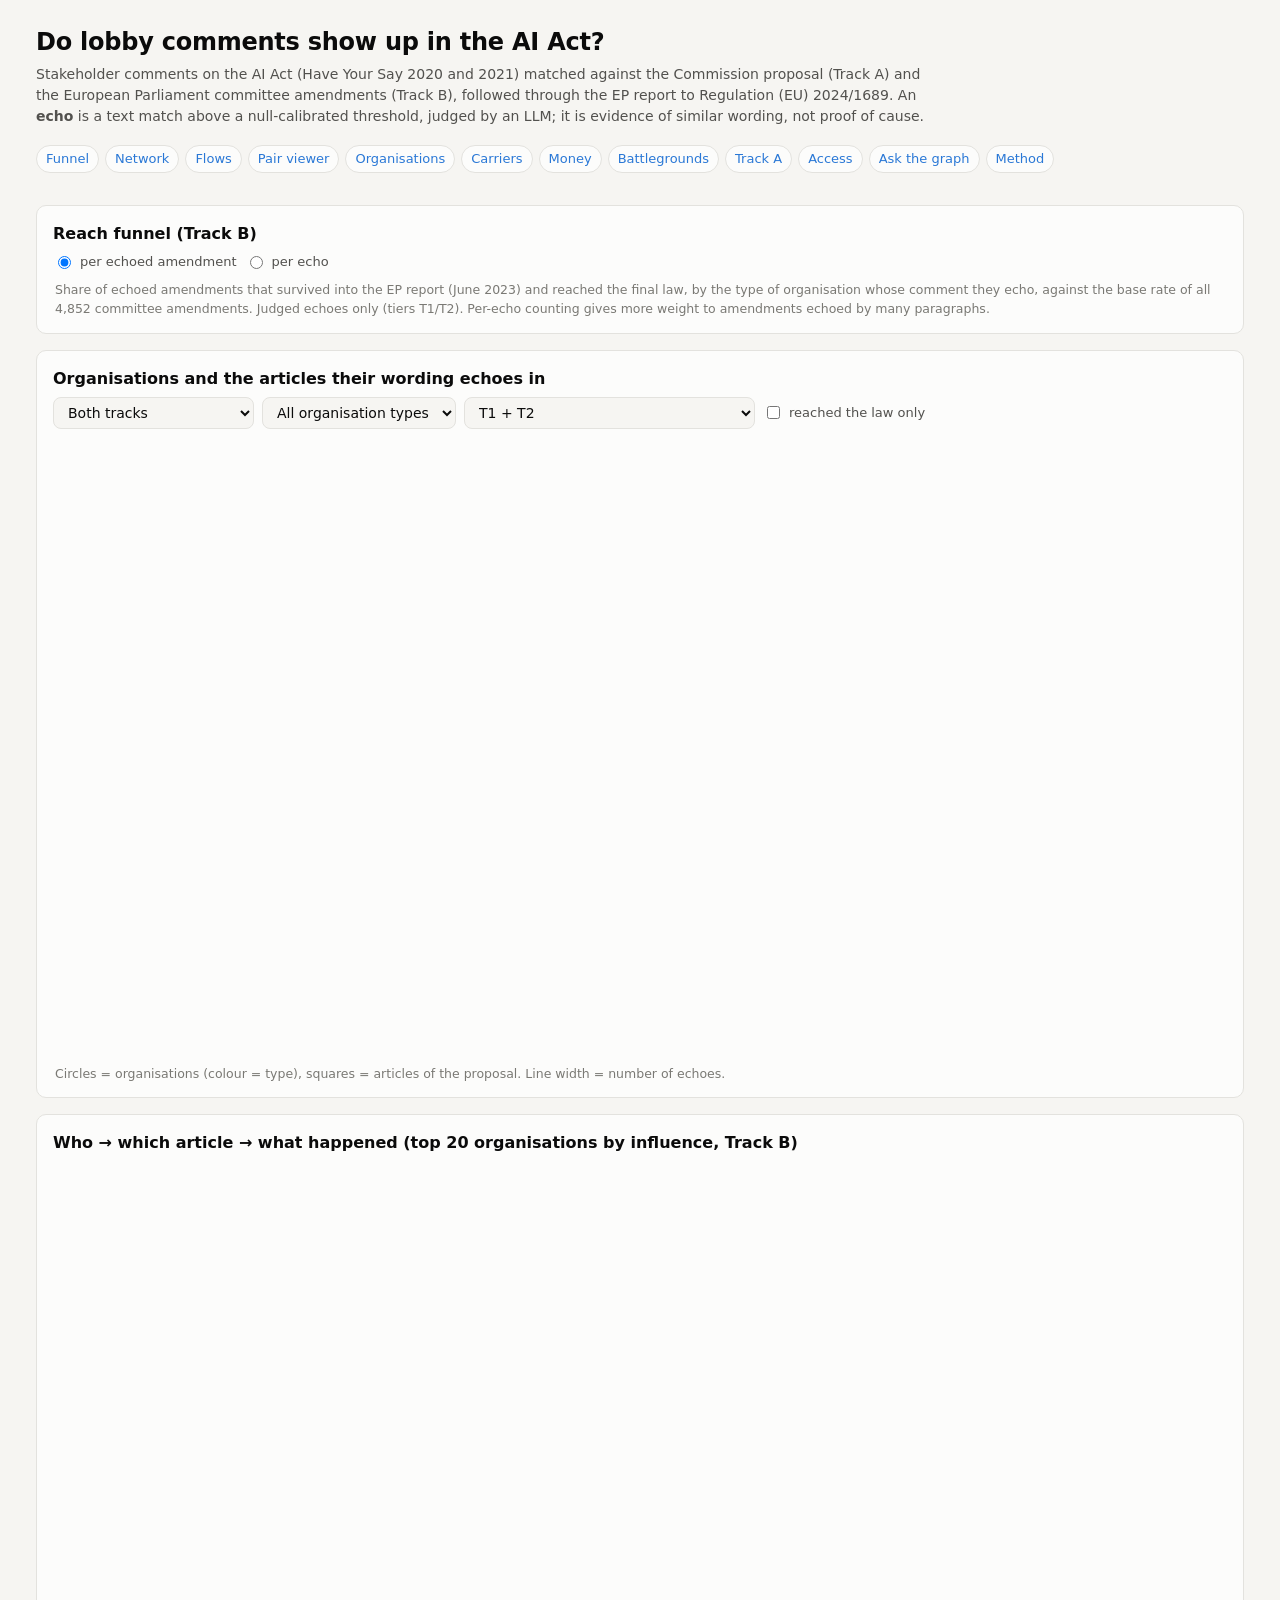
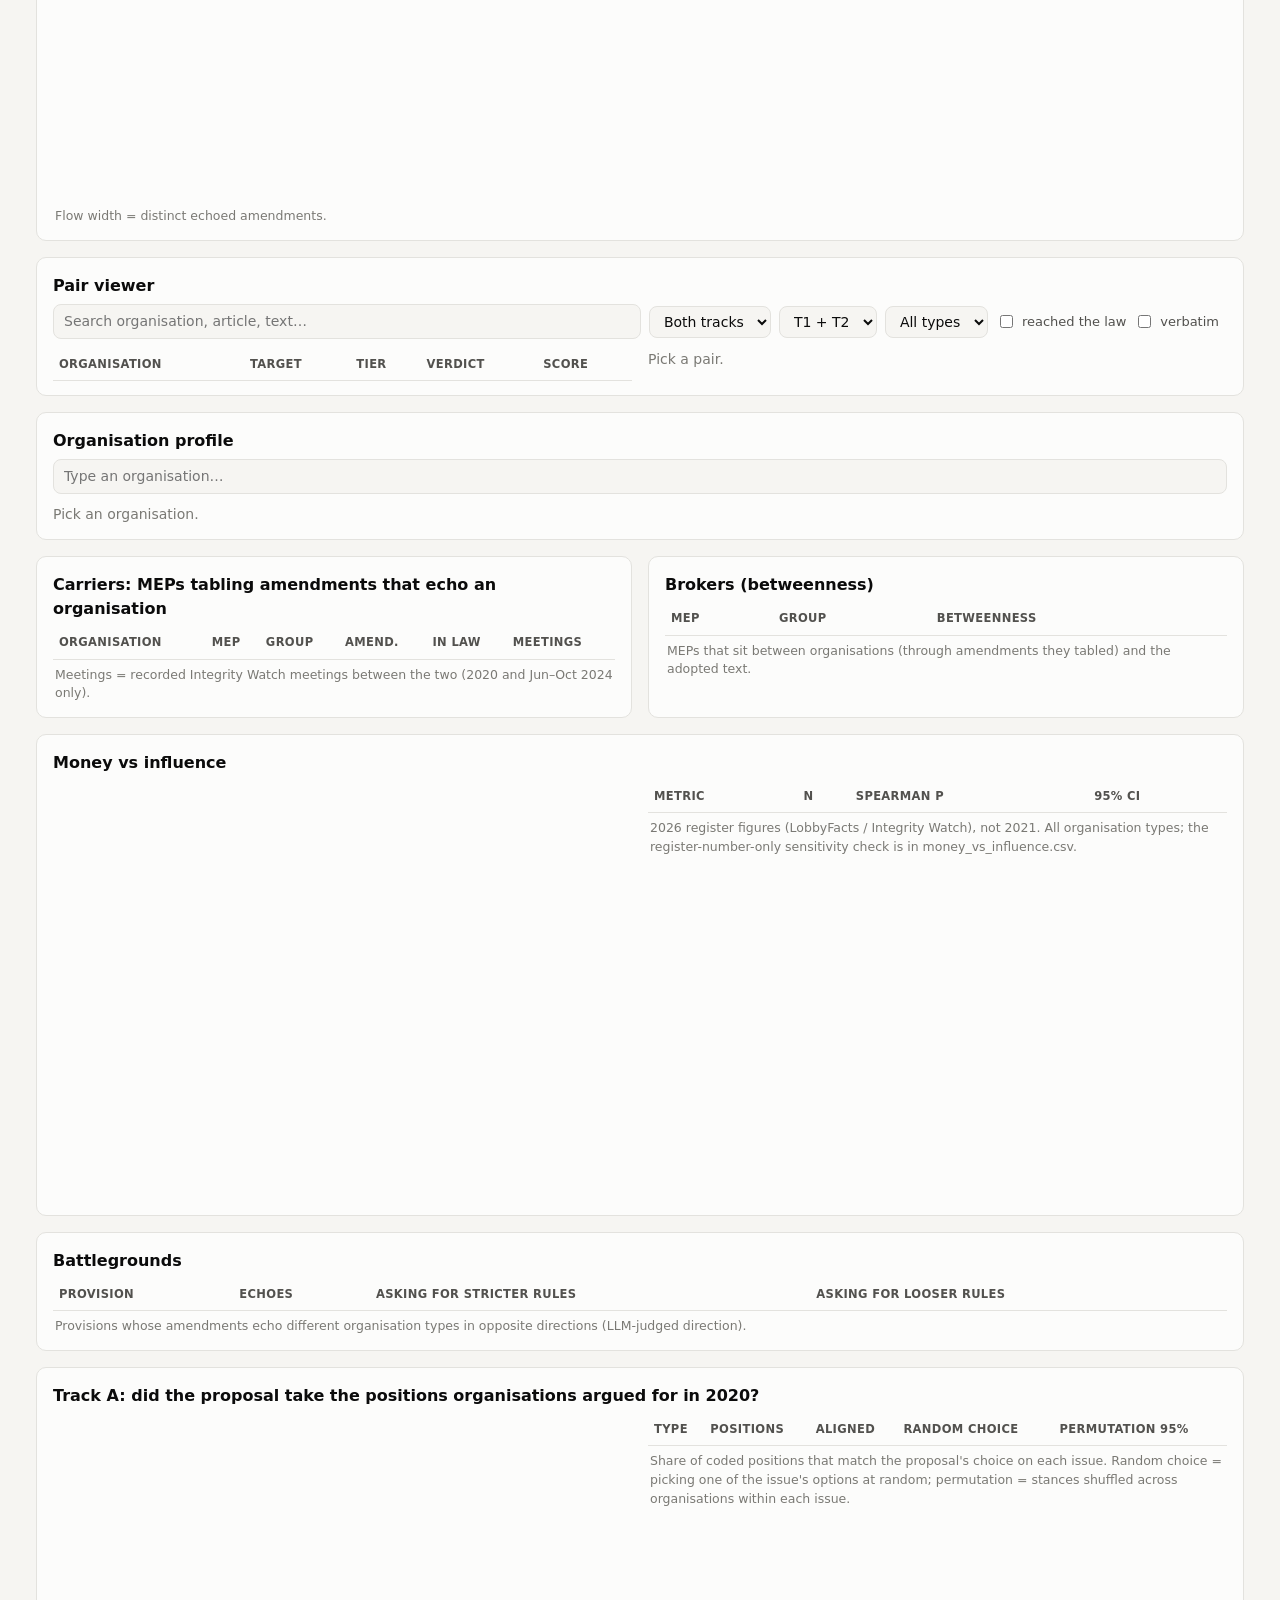
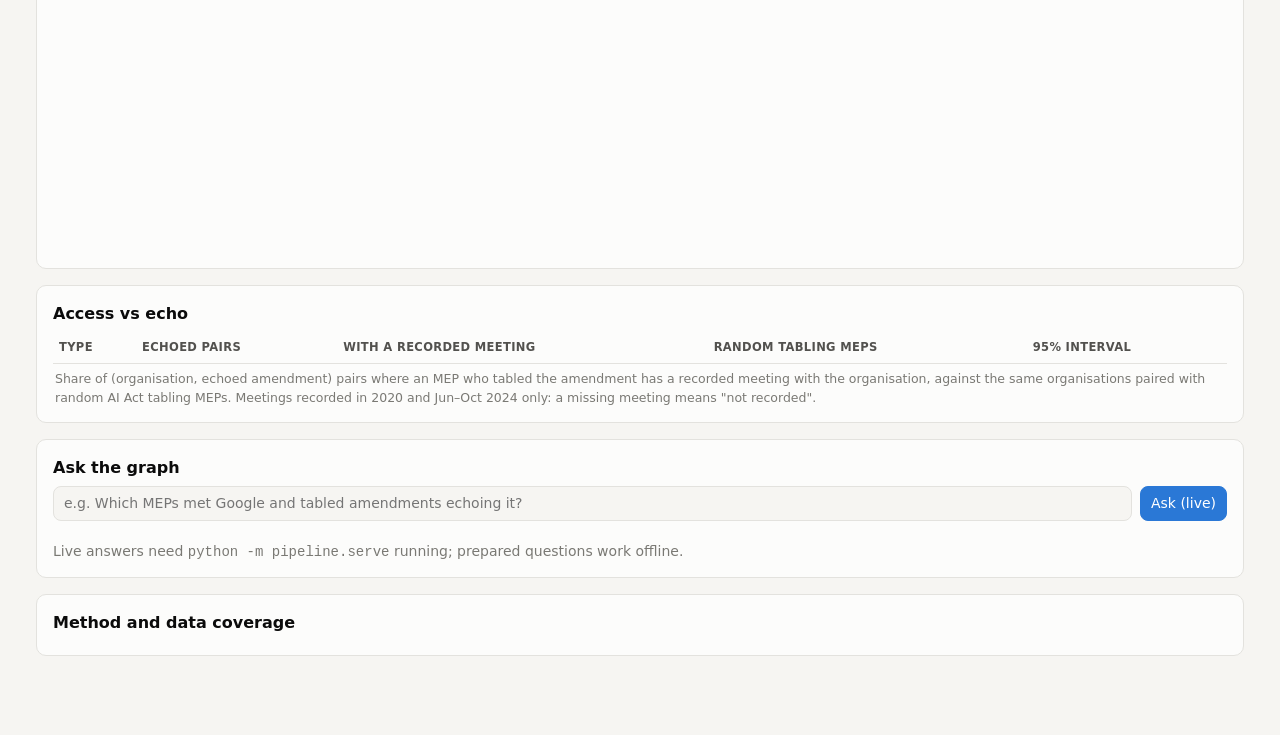
<file: pipeline/dashboard_template.html>
<!doctype html>
<html lang="en">
<head>
<meta charset="utf-8">
<meta name="viewport" content="width=device-width, initial-scale=1">
<title>AI Act Lobby Echoes</title>
<style>
:root {
  color-scheme: light;
  --bg: #f6f5f2; --surface: #fcfcfb; --border: #e3e2de;
  --text: #0b0b0b; --text-2: #52514e; --text-3: #7a7974;
  --accent: #2a78d6; --grid: #e8e7e3; --hl: rgba(237,161,0,.35);
  --c0: #2a78d6; --c1: #eb6834; --c2: #1baf7a; --c3: #eda100; --c4: #e87ba4; --c5: #8a8984;
}
@media (prefers-color-scheme: dark) {
  :root:not([data-theme="light"]) {
    color-scheme: dark;
    --bg: #121211; --surface: #1a1a19; --border: #2e2e2c;
    --text: #ffffff; --text-2: #c3c2b7; --text-3: #8f8e86;
    --accent: #3987e5; --grid: #2c2c2a; --hl: rgba(201,133,0,.45);
    --c0: #3987e5; --c1: #d95926; --c2: #199e70; --c3: #c98500; --c4: #d55181; --c5: #6b6a66;
  }
}
:root[data-theme="dark"] {
  color-scheme: dark;
  --bg: #121211; --surface: #1a1a19; --border: #2e2e2c;
  --text: #ffffff; --text-2: #c3c2b7; --text-3: #8f8e86;
  --accent: #3987e5; --grid: #2c2c2a; --hl: rgba(201,133,0,.45);
  --c0: #3987e5; --c1: #d95926; --c2: #199e70; --c3: #c98500; --c4: #d55181; --c5: #6b6a66;
}
* { box-sizing: border-box; }
body { margin: 0; background: var(--bg); color: var(--text);
  font: 14px/1.5 Inter, system-ui, -apple-system, "Segoe UI", sans-serif; }
.wrap { max-width: 1240px; margin: 0 auto; padding: 24px 16px 64px; }
h1 { font-size: 24px; margin: 0 0 4px; letter-spacing: -0.01em; }
h2 { font-size: 16px; margin: 2px 0 6px; }
.sub { color: var(--text-2); margin: 0 0 18px; max-width: 900px; }
nav { display: flex; flex-wrap: wrap; gap: 6px; margin: 0 0 16px; }
nav a { color: var(--accent); text-decoration: none; font-size: 13px; padding: 3px 9px; border: 1px solid var(--border);
  border-radius: 999px; background: var(--surface); }
.tiles { display: grid; grid-template-columns: repeat(auto-fit, minmax(150px, 1fr)); gap: 12px; margin-bottom: 16px; }
.tile, .card { background: var(--surface); border: 1px solid var(--border); border-radius: 10px; }
.tile { padding: 12px 14px; }
.tile .v { font-size: 24px; font-weight: 600; font-variant-numeric: tabular-nums; }
.tile .l { color: var(--text-2); font-size: 12.5px; }
.grid2 { display: grid; grid-template-columns: 1fr 1fr; gap: 16px; }
@media (max-width: 900px) { .grid2 { grid-template-columns: 1fr; } }
.card { padding: 14px 16px; margin-bottom: 16px; min-width: 0; }
.note { color: var(--text-3); font-size: 12.5px; margin: 6px 2px 0; }
.controls { display: flex; flex-wrap: wrap; gap: 8px; margin: 6px 0 10px; align-items: center; }
.controls input, .controls select, button { font: inherit; padding: 6px 10px; border-radius: 8px;
  border: 1px solid var(--border); background: var(--bg); color: var(--text); }
button { cursor: pointer; background: var(--surface); }
button.primary { background: var(--accent); color: #fff; border-color: var(--accent); }
.controls input[type=search] { flex: 1 1 240px; }
label.chk { display: inline-flex; gap: 6px; align-items: center; font-size: 13px; color: var(--text-2); }
table { width: 100%; border-collapse: collapse; }
th, td { text-align: left; padding: 7px 6px; border-bottom: 1px solid var(--border); vertical-align: top; font-size: 13px; }
th { font-size: 11.5px; color: var(--text-2); font-weight: 600; text-transform: uppercase; letter-spacing: .03em; }
td.num { white-space: nowrap; font-variant-numeric: tabular-nums; }
tr.row { cursor: pointer; }
tr.row:hover td, tr.sel td { background: color-mix(in srgb, var(--accent) 8%, transparent); }
.scroll { overflow: auto; max-height: 420px; }
.pair { display: grid; grid-template-columns: 1fr 1fr; gap: 14px; }
@media (max-width: 760px) { .pair { grid-template-columns: 1fr; } }
.pair h4 { margin: 0 0 4px; font-size: 12px; color: var(--text-2); text-transform: uppercase; letter-spacing: .03em; }
.txt { background: var(--bg); border: 1px solid var(--border); border-radius: 8px; padding: 10px 12px; white-space: pre-wrap; }
mark { background: var(--hl); color: inherit; border-radius: 2px; }
.badge { display: inline-block; font-size: 11.5px; padding: 1px 8px; border-radius: 999px; border: 1px solid var(--border); margin-right: 4px; }
.verdict { margin-top: 10px; padding: 10px 12px; border-radius: 8px; border: 1px solid var(--border); }
.verdict code, pre { font: 12.5px/1.45 ui-monospace, SFMono-Regular, Menlo, monospace; }
pre { background: var(--bg); border: 1px solid var(--border); border-radius: 8px; padding: 10px; overflow: auto; white-space: pre-wrap; }
.kv { display: grid; grid-template-columns: max-content 1fr; gap: 3px 14px; font-size: 13px; }
.kv div:nth-child(odd) { color: var(--text-2); }
a { color: var(--accent); }
.muted { color: var(--text-3); }
</style>
<script>__PLOTLYJS__</script>
</head>
<body>
<div class="wrap">
  <h1>Do lobby comments show up in the AI Act?</h1>
  <p class="sub">Stakeholder comments on the AI Act (Have Your Say 2020 and 2021) matched against the Commission proposal (Track A)
  and the European Parliament committee amendments (Track B), followed through the EP report to Regulation (EU) 2024/1689.
  An <b>echo</b> is a text match above a null-calibrated threshold, judged by an LLM; it is evidence of similar wording, not proof of cause.</p>
  <nav>
    <a href="#funnel">Funnel</a><a href="#network">Network</a><a href="#sankey">Flows</a><a href="#pairs">Pair viewer</a>
    <a href="#orgs">Organisations</a><a href="#carriers">Carriers</a><a href="#money">Money</a><a href="#battle">Battlegrounds</a>
    <a href="#tracka">Track A</a><a href="#access">Access</a><a href="#ask">Ask the graph</a><a href="#method">Method</a>
  </nav>
  <div class="tiles" id="tiles"></div>

  <div class="card" id="funnel">
    <h2>Reach funnel (Track B)</h2>
    <div class="controls"><label class="chk"><input type="radio" name="fm" value="amendment" checked> per echoed amendment</label>
      <label class="chk"><input type="radio" name="fm" value="echo"> per echo</label></div>
    <div id="f_funnel"></div>
    <p class="note">Share of echoed amendments that survived into the EP report (June 2023) and reached the final law, by the type of
    organisation whose comment they echo, against the base rate of all 4,852 committee amendments. Judged echoes only (tiers T1/T2).
    Per-echo counting gives more weight to amendments echoed by many paragraphs.</p>
  </div>

  <div class="card" id="network">
    <h2>Organisations and the articles their wording echoes in</h2>
    <div class="controls">
      <select id="n_track"><option value="">Both tracks</option><option value="B">Track B (amendments)</option><option value="A">Track A (proposal)</option></select>
      <select id="n_type"><option value="">All organisation types</option></select>
      <select id="n_tier"><option value="">T1 + T2</option><option value="T1">T1 only (verbatim and implements)</option></select>
      <label class="chk"><input type="checkbox" id="n_law"> reached the law only</label>
    </div>
    <div id="f_network" style="height:620px"></div>
    <p class="note">Circles = organisations (colour = type), squares = articles of the proposal. Line width = number of echoes.</p>
  </div>

  <div class="card" id="sankey">
    <h2>Who → which article → what happened (top 20 organisations by influence, Track B)</h2>
    <div id="f_sankey" style="height:640px"></div>
    <p class="note">Flow width = distinct echoed amendments.</p>
  </div>

  <div class="card" id="pairs">
    <h2>Pair viewer</h2>
    <div class="controls">
      <input type="search" id="p_q" placeholder="Search organisation, article, text…">
      <select id="p_track"><option value="">Both tracks</option><option value="B">Track B</option><option value="A">Track A</option></select>
      <select id="p_tier"><option value="">T1 + T2</option><option value="T1">T1</option><option value="T2">T2</option></select>
      <select id="p_type"><option value="">All types</option></select>
      <label class="chk"><input type="checkbox" id="p_law"> reached the law</label>
      <label class="chk"><input type="checkbox" id="p_verb"> verbatim</label>
      <span class="muted" id="p_count"></span>
    </div>
    <div class="grid2">
      <div class="scroll"><table><thead><tr><th>Organisation</th><th>Target</th><th>Tier</th><th>Verdict</th><th>Score</th></tr></thead>
        <tbody id="p_list"></tbody></table></div>
      <div id="p_detail" class="muted">Pick a pair.</div>
    </div>
  </div>

  <div class="card" id="orgs">
    <h2>Organisation profile</h2>
    <div class="controls"><input type="search" id="o_q" list="o_list" placeholder="Type an organisation…"><datalist id="o_list"></datalist></div>
    <div id="o_card" class="muted">Pick an organisation.</div>
  </div>

  <div class="grid2" id="carriers">
    <div class="card"><h2>Carriers: MEPs tabling amendments that echo an organisation</h2>
      <div class="scroll"><table><thead><tr><th>Organisation</th><th>MEP</th><th>Group</th><th>Amend.</th><th>In law</th><th>Meetings</th></tr></thead><tbody id="c_tb"></tbody></table></div>
      <p class="note">Meetings = recorded Integrity Watch meetings between the two (2020 and Jun–Oct 2024 only).</p></div>
    <div class="card"><h2>Brokers (betweenness)</h2>
      <table><thead><tr><th>MEP</th><th>Group</th><th>Betweenness</th></tr></thead><tbody id="b_tb"></tbody></table>
      <p class="note">MEPs that sit between organisations (through amendments they tabled) and the adopted text.</p></div>
  </div>

  <div class="card" id="money">
    <h2>Money vs influence</h2>
    <div class="grid2"><div id="f_money" style="height:420px"></div>
      <div><table><thead><tr><th>Metric</th><th>n</th><th>Spearman ρ</th><th>95% CI</th></tr></thead><tbody id="m_tb"></tbody></table>
      <p class="note">2026 register figures (LobbyFacts / Integrity Watch), not 2021. All organisation types; the register-number-only sensitivity check is in money_vs_influence.csv.</p></div></div>
  </div>

  <div class="card" id="battle">
    <h2>Battlegrounds</h2>
    <table><thead><tr><th>Provision</th><th>Echoes</th><th>Asking for stricter rules</th><th>Asking for looser rules</th></tr></thead><tbody id="bg_tb"></tbody></table>
    <p class="note">Provisions whose amendments echo different organisation types in opposite directions (LLM-judged direction).</p>
  </div>

  <div class="card" id="tracka">
    <h2>Track A: did the proposal take the positions organisations argued for in 2020?</h2>
    <div class="grid2"><div id="f_heat" style="height:440px"></div>
      <div><table><thead><tr><th>Type</th><th>Positions</th><th>Aligned</th><th>Random choice</th><th>Permutation 95%</th></tr></thead><tbody id="a_tb"></tbody></table>
      <p class="note">Share of coded positions that match the proposal's choice on each issue. Random choice = picking one of the issue's options at random;
      permutation = stances shuffled across organisations within each issue.</p></div></div>
  </div>

  <div class="card" id="access">
    <h2>Access vs echo</h2>
    <table><thead><tr><th>Type</th><th>Echoed pairs</th><th>With a recorded meeting</th><th>Random tabling MEPs</th><th>95% interval</th></tr></thead><tbody id="ac_tb"></tbody></table>
    <p class="note">Share of (organisation, echoed amendment) pairs where an MEP who tabled the amendment has a recorded meeting with the organisation,
    against the same organisations paired with random AI Act tabling MEPs. Meetings recorded in 2020 and Jun–Oct 2024 only: a missing meeting means "not recorded".</p>
  </div>

  <div class="card" id="ask">
    <h2>Ask the graph</h2>
    <div class="controls"><input type="search" id="ask_q" placeholder="e.g. Which MEPs met Google and tabled amendments echoing it?">
      <button class="primary" id="ask_go">Ask (live)</button></div>
    <div class="controls" id="ask_prepared"></div>
    <div id="ask_out" class="muted">Live answers need <code>python -m pipeline.serve</code> running; prepared questions work offline.</div>
  </div>

  <div class="card" id="method">
    <h2>Method and data coverage</h2>
    <div id="cov"></div>
  </div>
</div>
<script id="data" type="application/json">__DATA__</script>
<script>
const D = JSON.parse(document.getElementById('data').textContent);
const PROXY = 'http://localhost:8765';
const css = v => getComputedStyle(document.documentElement).getPropertyValue(v).trim();
const TYPES = ['NGO','COMPANY','BUSINESS_ASSOCIATION','TRADE_UNION','CONSUMER_ORGANISATION'];
const tcol = t => css('--c' + Math.max(0, TYPES.indexOf(t) >= 0 ? TYPES.indexOf(t) : 5));
const esc = s => (s == null ? '' : String(s)).replace(/[&<>"]/g, c => ({'&':'&amp;','<':'&lt;','>':'&gt;','"':'&quot;'}[c]));
const pct = x => x == null || isNaN(x) ? '–' : (100 * x).toFixed(1) + '%';
const fmt = x => x == null || x === '' ? '–' : (typeof x === 'number' ? x.toLocaleString() : x);
function layout(extra) {
  return Object.assign({paper_bgcolor: 'rgba(0,0,0,0)', plot_bgcolor: 'rgba(0,0,0,0)', font: {color: css('--text'), size: 12},
    margin: {l: 50, r: 10, t: 10, b: 40}, xaxis: {gridcolor: css('--grid')}, yaxis: {gridcolor: css('--grid')}, showlegend: true,
    legend: {orientation: 'h', y: -0.15}}, extra || {});
}
const CFG = {displaylogo: false, responsive: true};
TYPES.forEach(t => { for (const id of ['n_type','p_type']) document.getElementById(id).insertAdjacentHTML('beforeend', `<option>${t}</option>`); });

// tiles
document.getElementById('tiles').innerHTML = D.tiles.map(t => `<div class="tile"><div class="v">${esc(t.v)}</div><div class="l">${esc(t.l)}</div></div>`).join('');

// funnel
function drawFunnel(mode) {
  const rows = D.funnel.filter(r => !String(r.user_type).startsWith('ALL'));
  const base = D.funnel.find(r => String(r.user_type).startsWith('ALL'));
  const s = mode === 'echo' ? 'echo_share_survived' : 'amendment_share_survived', l = mode === 'echo' ? 'echo_share_reached_law' : 'amendment_share_reached_law';
  const x = rows.map(r => r.user_type);
  Plotly.react('f_funnel', [
    {type: 'bar', name: 'survived into EP report', x, y: rows.map(r => r[s]), marker: {color: css('--c0')}, text: rows.map(r => pct(r[s])), textposition: 'outside'},
    {type: 'bar', name: 'reached the law', x, y: rows.map(r => r[l]), marker: {color: css('--c2')}, text: rows.map(r => pct(r[l])), textposition: 'outside'},
  ], layout({barmode: 'group', height: 360, yaxis: {tickformat: '.0%', gridcolor: css('--grid')},
    shapes: [base.amendment_share_survived, base.amendment_share_reached_law].map((y, i) => ({type: 'line', xref: 'paper', x0: 0, x1: 1, y0: y, y1: y,
      line: {dash: 'dot', color: i ? css('--c2') : css('--c0'), width: 1.5}})),
    annotations: [{xref: 'paper', x: 1, y: base.amendment_share_survived, text: 'base rate ' + pct(base.amendment_share_survived), showarrow: false, yshift: 9, xanchor: 'right', font: {size: 11}},
                  {xref: 'paper', x: 1, y: base.amendment_share_reached_law, text: 'base rate ' + pct(base.amendment_share_reached_law), showarrow: false, yshift: 9, xanchor: 'right', font: {size: 11}}]}), CFG);
}
document.querySelectorAll('input[name=fm]').forEach(r => r.onchange = () => drawFunnel(r.value));
drawFunnel('amendment');

// network
function drawNetwork() {
  const tr = n_track.value, ty = n_type.value, ti = n_tier.value, law = n_law.checked;
  const N = Object.fromEntries(D.network.nodes.map(n => [n.id, n]));
  const E = D.network.edges.filter(e => (!tr || e.track === tr) && (!ti || e.tier === ti) && (!law || e.law) && (!ty || N[e.source].user_type === ty));
  const used = new Set(E.flatMap(e => [e.source, e.target]));
  const deg = {}; E.forEach(e => { deg[e.source] = (deg[e.source] || 0) + e.n; deg[e.target] = (deg[e.target] || 0) + e.n; });
  const ex = [], ey = [];
  E.forEach(e => { ex.push(N[e.source].x, N[e.target].x, null); ey.push(N[e.source].y, N[e.target].y, null); });
  const traces = [{type: 'scattergl', mode: 'lines', x: ex, y: ey, line: {width: 0.7, color: css('--text-3')}, opacity: 0.35, hoverinfo: 'skip', showlegend: false}];
  TYPES.forEach(t => {
    const ns = D.network.nodes.filter(n => n.kind === 'org' && n.user_type === t && used.has(n.id));
    if (ns.length) traces.push({type: 'scatter', mode: 'markers', name: t, x: ns.map(n => n.x), y: ns.map(n => n.y),
      marker: {size: ns.map(n => 6 + 2.2 * Math.sqrt(deg[n.id])), color: tcol(t), line: {width: 0.5, color: css('--surface')}},
      text: ns.map(n => `${n.name}<br>${deg[n.id]} echoes`), hoverinfo: 'text'});
  });
  const as = D.network.nodes.filter(n => n.kind === 'article' && used.has(n.id));
  const top = new Set(as.slice().sort((a, b) => deg[b.id] - deg[a.id]).slice(0, 25).map(n => n.id));  // label the 25 busiest
  traces.push({type: 'scatter', mode: 'markers+text', name: 'article', x: as.map(n => n.x), y: as.map(n => n.y), text: as.map(n => top.has(n.id) ? n.name : ''),
    textposition: 'top center', textfont: {size: 10, color: css('--text-2')},
    marker: {symbol: 'square', size: as.map(n => 7 + 1.6 * Math.sqrt(deg[n.id])), color: css('--text-3')},
    hovertext: as.map(n => `${n.name}<br>${deg[n.id]} echoes`), hoverinfo: 'text'});
  Plotly.react('f_network', traces, layout({height: 620, xaxis: {visible: false}, yaxis: {visible: false}, margin: {l: 5, r: 5, t: 5, b: 5}}), CFG);
}
['n_track','n_type','n_tier','n_law'].forEach(id => document.getElementById(id).onchange = drawNetwork);
drawNetwork();

// sankey
(function () {
  const S = D.sankey, kc = {user_type: '--c1', org: '--c0', article: '--c5', outcome: '--c2'};
  Plotly.newPlot('f_sankey', [{type: 'sankey', arrangement: 'snap', node: {label: S.labels, pad: 8, thickness: 12,
    color: S.kinds.map((k, i) => S.kinds[i] === 'user_type' ? tcol(S.labels[i]) : css(kc[k]))},
    link: {source: S.source, target: S.target, value: S.value, color: 'rgba(128,128,128,0.25)'}}],
    layout({height: 640, margin: {l: 5, r: 5, t: 5, b: 5}}), CFG);
})();

// pair viewer
const STOP = new Set('the and for that with this from shall which such are have has not but their they into been also other where when should would could than then its any all may can more most these those whether under including within'.split(' '));
const words = s => (s || '').toLowerCase().match(/[a-zà-ÿ0-9]+/g) || [];
function highlight(text, other) {
  const ow = new Set(words(other).filter(w => w.length > 3 && !STOP.has(w)));
  return esc(text).replace(/[A-Za-zÀ-ÿ0-9]+/g, w => ow.has(w.toLowerCase()) ? `<mark>${w}</mark>` : w);
}
let PSEL = null;
function pairList() {
  const q = p_q.value.toLowerCase().split(/\s+/).filter(Boolean);
  const rows = D.pairs.filter(p => (!p_track.value || p.track === p_track.value) && (!p_tier.value || p.tier === p_tier.value)
    && (!p_type.value || p.user_type === p_type.value) && (!p_law.checked || p.reached_law) && (!p_verb.checked || p.verbatim)
    && q.every(w => [p.org, p.target_id, p.location, p.chunk_text, p.target_text].join(' ').toLowerCase().includes(w)));
  p_count.textContent = rows.length + ' pairs';
  p_list.innerHTML = rows.slice(0, 300).map((p, i) => `<tr class="row" data-i="${D.pairs.indexOf(p)}"><td>${esc(p.org)}<div class="muted">${esc(p.user_type)}</div></td>
    <td>${esc(p.track === 'B' ? (p.location || p.target_id) : p.target_id)}</td><td>${p.tier}${p.verbatim ? ' ·V' : ''}</td><td>${esc(p.llm_relation)}</td><td class="num">${(+p.score).toFixed(1)}</td></tr>`).join('');
  p_list.querySelectorAll('tr').forEach(tr => tr.onclick = () => { p_list.querySelectorAll('tr').forEach(x => x.classList.remove('sel')); tr.classList.add('sel'); pairDetail(D.pairs[+tr.dataset.i]); });
}
function pairDetail(p) {
  PSEL = p;
  const tgtTitle = p.track === 'B' ? `Amendment ${esc(p.target_id)} · ${esc(p.location)}` : `Proposal ${esc(p.target_id)}`;
  const fate = p.track === 'B' ? `${p.survived ? '<span class="badge">survived</span>' : '<span class="badge">dropped</span>'}${p.reached_law ? `<span class="badge">reached the law · ${esc(p.law_unit || '')}</span>` : ''}${p.lead_mep ? `<span class="badge">lead MEP: ${esc(p.lead_mep)}</span>` : ''}${p.carrier_met ? `<span class="badge">recorded meeting: ${esc(p.carrier_met)}</span>` : ''}` : '';
  p_detail.className = '';
  p_detail.innerHTML = `<div class="pair"><div><h4>${esc(p.org)} · ${esc(p.user_type)} ${p.url ? `· <a href="${esc(p.url)}" target="_blank">comment</a>` : ''}</h4>
    <div class="txt">${highlight(p.chunk_text, p.target_text)}</div></div>
    <div><h4>${tgtTitle}${p.track === 'B' ? ' · inserted words' : ''}</h4><div class="txt">${highlight(p.target_text, p.chunk_text)}</div></div></div>
    <div style="margin-top:8px">${fate}<span class="badge">${p.tier}</span>${p.verbatim ? `<span class="badge">verbatim run ${p.longest_run} words</span>` : ''}</div>
    <div class="verdict"><b>Cached verdict</b> (${esc(D.coverage.models.judge)}): <b>${esc(p.llm_relation)}</b> · ${esc(p.llm_direction)}
      ${p.overlap_quote ? `<div class="muted">“${esc(p.overlap_quote)}”</div>` : ''}
      <div style="margin-top:8px"><button class="primary" id="live">Judge this pair live</button> <span id="live_out" class="muted"></span></div></div>`;
  document.getElementById('live').onclick = () => judgeLive(p);
}
async function judgeLive(p) {
  const out = document.getElementById('live_out'); out.textContent = 'asking the judge…';
  try {
    const r = await fetch(PROXY + '/judge', {method: 'POST', headers: {'Content-Type': 'application/json'},
      body: JSON.stringify({track: p.track, chunk_id: p.chunk_id, target_id: p.target_id})});
    if (!r.ok) throw new Error('proxy ' + r.status);
    const rd = r.body.getReader(), dec = new TextDecoder(); let txt = '';
    for (;;) { const {done, value} = await rd.read(); if (done) break; txt += dec.decode(value); out.innerHTML = '<code>' + esc(txt) + '</code>'; }
    try { const j = JSON.parse(txt); out.innerHTML = `live: <b>${esc(j.llm_relation)}</b> · ${esc(j.llm_direction)}${j.overlap_quote ? ' · “' + esc(j.overlap_quote) + '”' : ''}`; } catch (e) {}
  } catch (e) {
    out.innerHTML = `live judge unavailable (${esc(e.message)}); showing the cached verdict: <b>${esc(p.llm_relation)}</b>. Start it with <code>python -m pipeline.serve</code>.`;
  }
}
['p_q','p_track','p_tier','p_type','p_law','p_verb'].forEach(id => document.getElementById(id).oninput = pairList);
pairList();

// organisation card
o_list.innerHTML = D.orgs.map(o => `<option value="${esc(o.name)}">`).join('');
o_q.onchange = () => {
  const o = D.orgs.find(x => x.name === o_q.value); if (!o) return;
  o_card.className = '';
  o_card.innerHTML = `<div class="grid2"><div><h2>${esc(o.name)}</h2><div class="kv">
    <div>Type</div><div>${esc(o.user_type)} · ${esc(o.country)}</div>
    <div>Commented on</div><div>${(o.tracks || []).map(t => t === 'A' ? '2020 inception (A)' : '2021 proposal (B)').join(', ')}</div>
    <div>Register match</div><div>${esc(o.match_method)}${o.register_name ? ' · ' + esc(o.register_name) : ''}</div>
    <div>Lobbying cost</div><div>${o.cost != null ? '€' + Math.round(o.cost).toLocaleString() + (o.cost_range ? ' (band midpoint)' : '') : '–'}</div>
    <div>FTE · EP passes</div><div>${fmt(o.fte)} · ${fmt(o.ep_passes)}</div>
    <div>Commission meetings 2019–24</div><div>${fmt(o.ec_meetings)}</div>
    <div>MEP meetings (register)</div><div>${fmt(o.mep_meetings_register)}</div>
    <div>Registered since</div><div>${fmt(o.reg_date)}</div>
    ${o.lobbyfacts_url ? `<div>LobbyFacts</div><div><a href="${esc(o.lobbyfacts_url)}" target="_blank">datacard</a></div>` : ''}
  </div><p class="note">Register figures are 2026, not 2021.</p></div>
  <div><div class="kv"><div>Influence score</div><div>${(+o.influence).toFixed(1)}</div>
    <div>Echoes by tier</div><div>T1 ${o.t1} · T2 ${o.t2} · T3 ${o.t3}</div>
    <div>Echoed amendments in law</div><div>${o.echoed_amendments_in_law}</div>
    <div>Coalition</div><div>${fmt(o.coalition)}</div>
    <div>Recorded MEP meetings</div><div>${o.meetings} (${o.ai_meetings} about AI)</div>
    <div>MEPs met</div><div>${(o.meps_met || []).map(esc).join(', ') || '–'}</div>
    <div>Track A positions</div><div>${(o.positions || []).map(esc).join('<br>') || '–'}</div></div>
    <p class="note">Meetings: Integrity Watch, 2020 and Jun–Oct 2024 only.</p></div></div>`;
};

// tables
const tb = (id, rows, f) => document.getElementById(id).innerHTML = rows.map(f).join('');
tb('c_tb', D.carriers, r => `<tr><td>${esc(r.organisation)}</td><td>${esc(r.mep)}</td><td>${esc(r.mep_group)}</td><td class="num">${r.amendments}</td><td class="num">${r.reached_law}</td><td class="num">${r.recorded_meetings}</td></tr>`);
tb('b_tb', D.brokers, r => `<tr><td>${esc(r.mep)}</td><td>${esc(String(r.groups).replace(/[\[\]']/g, ''))}</td><td class="num">${Math.round(r.betweenness).toLocaleString()}</td></tr>`);
tb('bg_tb', D.battlegrounds, r => `<tr><td>${esc(r.provision)}</td><td class="num">${r.echoes}</td><td>${esc(String(r.stricter_by).replace(/[\[\]']/g, ''))}</td><td>${esc(String(r.looser_by).replace(/[\[\]']/g, ''))}</td></tr>`);
tb('a_tb', D.alignment, r => `<tr><td>${esc(r.user_type)}</td><td class="num">${r.positions}</td><td class="num">${pct(r.aligned_share)}</td><td class="num">${pct(r.random_choice_baseline)}</td><td class="num">${r.permutation_ci_low == null ? '–' : pct(r.permutation_ci_low) + '–' + pct(r.permutation_ci_high)}</td></tr>`);
tb('ac_tb', D.access, r => `<tr><td>${esc(r.user_type)}</td><td class="num">${r.echoed_pairs}</td><td class="num">${pct(r.carrier_met_share)}</td><td class="num">${pct(r.random_tablers_mean)}</td><td class="num">${pct(r.random_ci_low)}–${pct(r.random_ci_high)}</td></tr>`);
tb('m_tb', D.money_stats.filter(r => r.user_type === 'ALL' && r.sample === 'all matches'), r => `<tr><td>${esc(r.metric)}</td><td class="num">${r.n}</td><td class="num">${(+r.spearman_rho).toFixed(2)}</td><td class="num">${(+r.ci_low).toFixed(2)} – ${(+r.ci_high).toFixed(2)}</td></tr>`);

// money scatter
(function () {
  const traces = TYPES.map(t => { const r = D.money.filter(m => m.user_type === t && m.lobbying_cost_eur > 0);
    return {type: 'scatter', mode: 'markers', name: t, x: r.map(m => m.lobbying_cost_eur), y: r.map(m => m.influence), text: r.map(m => m.name),
      hovertemplate: '%{text}<br>€%{x:,.0f}<br>influence %{y:.0f}<extra></extra>', marker: {color: tcol(t), size: 8, opacity: .8}}; });
  Plotly.newPlot('f_money', traces, layout({height: 420, xaxis: {type: 'log', title: 'lobbying cost, € (2026 register, log)', gridcolor: css('--grid')},
    yaxis: {title: 'influence score (Track B)', gridcolor: css('--grid')}}), CFG);
})();

// Track A heatmap
(function () {
  const H = D.heatmap; if (!H.issues) return;
  Plotly.newPlot('f_heat', [{type: 'heatmap', x: H.types, y: H.issues, z: H.z, zmin: 0, zmax: 1, colorscale: [[0, css('--surface')], [1, css('--c0')]],
    text: H.n, hovertemplate: '%{y} · %{x}<br>aligned %{z:.0%} of %{text} positions<extra></extra>', colorbar: {tickformat: '.0%'}}],
    layout({height: 440, margin: {l: 175, r: 10, t: 10, b: 120}, showlegend: false}), CFG);
})();

// ask the graph
function showRows(cypher, rows, live) {
  const cols = rows.length ? Object.keys(rows[0]) : [];
  ask_out.className = '';
  ask_out.innerHTML = `<pre>${esc(cypher)}</pre><div class="muted">${live ? 'live answer' : 'prepared answer (cached)'} · ${rows.length} rows</div>
    <div class="scroll"><table><thead><tr>${cols.map(c => `<th>${esc(c)}</th>`).join('')}</tr></thead><tbody>${rows.map(r => `<tr>${cols.map(c => `<td>${esc(typeof r[c] === 'object' ? JSON.stringify(r[c]) : r[c])}</td>`).join('')}</tr>`).join('')}</tbody></table></div>`;
}
ask_prepared.innerHTML = D.prepared.map((p, i) => `<button data-i="${i}">${esc(p.q)}</button>`).join('');
ask_prepared.querySelectorAll('button').forEach(b => b.onclick = () => { const p = D.prepared[+b.dataset.i]; ask_q.value = p.q; showRows(p.cypher, p.rows, false); });
ask_go.onclick = async () => {
  const q = ask_q.value.trim(); if (!q) return;
  const prep = D.prepared.find(p => p.q === q);
  ask_out.className = 'muted'; ask_out.textContent = 'writing a query…';
  try {
    const r = await fetch(PROXY + '/ask', {method: 'POST', headers: {'Content-Type': 'application/json'}, body: JSON.stringify({question: q})});
    const j = await r.json(); if (!r.ok) throw new Error(j.error || r.status);
    showRows(j.cypher, j.rows, true);
  } catch (e) {
    if (prep) showRows(prep.cypher, prep.rows, false);
    else { ask_out.className = 'muted'; ask_out.innerHTML = `live answer unavailable (${esc(e.message)}). Start <code>python -m pipeline.serve</code>, or pick a prepared question.`; }
  }
};

// method & coverage
(function () {
  const C = D.coverage, th = C.thresholds || {};
  const b = th.s08 && th.s08.B || {}, a = th.s08 && th.s08.A || {};
  cov.innerHTML = `<div class="grid2"><div class="kv">
    <div>Tracks</div><div>A: 2020 inception comments → Commission proposal · B: 2021 comments → EP committee amendments → EP report → Regulation 2024/1689</div>
    <div>Matching</div><div>embeddings (${esc(C.models.embeddings)}), TF-IDF, 3-gram overlap; proposal 6-grams and widely quoted 12-grams masked</div>
    <div>Threshold</div><div>99th percentile of the same chunks scored against DSA amendments: A ${(+a.tau_match || 0).toFixed(2)}, B ${(+b.tau_match || 0).toFixed(2)}; verbatim null hit rate B ${(100 * (b.null_verbatim_rate || 0)).toFixed(3)}%</div>
    <div>Judge</div><div>${esc(C.models.judge)} (second opinion ${esc(C.models.second)}); ${Object.entries(C.judged_pairs).map(([k, v]) => k + ': ' + v + ' pairs').join(', ')}</div>
    <div>Tiers</div><div>T1 verbatim and implements · T2 verbatim, or implements / partial · T3 above threshold only</div>
  </div><div class="kv">
    <div>Register matches</div><div>${Object.entries(C.match_methods).map(([k, v]) => esc(k) + ' ' + v).join(' · ')}</div>
    <div>Register figures</div><div>2026 snapshot (LobbyFacts, Integrity Watch), not 2021</div>
    <div>MEP meetings</div><div>${C.orgs_with_meetings} of ${C.orgs} organisations with ≥1 recorded meeting; data covers 2020 and Jun–Oct 2024 only</div>
    <div>Final act</div><div>articles from the 2026-07-27 consolidation (M1 changes flagged), recitals and "as adopted" text from the 2024 OJ</div>
    <div>Placeholder sources</div><div>${C.degraded_sources.length ? C.degraded_sources.map(esc).join(', ') : 'none'}</div>
    <div>Caveat</div><div>Similarity is not causation: shared outside sources (HLEG, OECD, White Paper) and coalition texts produce echoes too.</div>
  </div></div>`;
})();
</script>
</body>
</html>
</file>
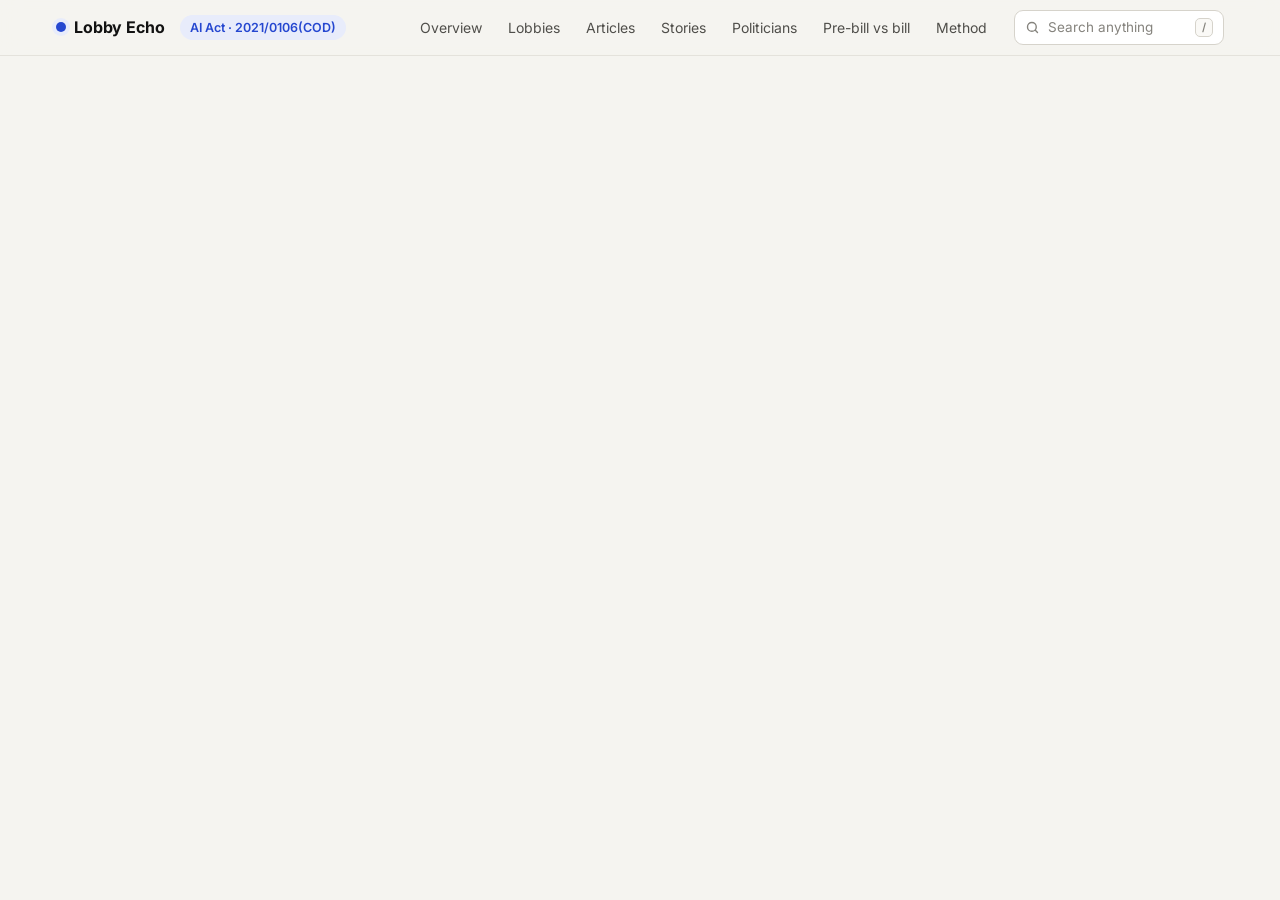
<file: pipeline/demo_template.html>
<!doctype html>
<html lang="en">
<head>
<meta charset="utf-8">
<meta name="viewport" content="width=device-width, initial-scale=1">
<title>Lobby Echo</title>
<link rel="preconnect" href="https://fonts.googleapis.com">
<link href="https://fonts.googleapis.com/css2?family=Inter:wght@400;500;600;700&family=Newsreader:opsz,wght@6..72,500;6..72,600&display=swap" rel="stylesheet">
<style>
:root {
  color-scheme: light;
  --bg: #f5f4f0; --surface: #ffffff; --surface-2: #faf9f6; --border: #e4e2dc; --border-2: #d6d3cb;
  --text: #121212; --text-2: #4f4e4a; --text-3: #85837d;
  --accent: #2547d0; --accent-soft: #e8ecfb;
  --ngo: #1f9d6b; --company: #e0632f; --assoc: #2a78d6; --union: #b47b00; --consumer: #c2508a; --other: #8a8984;
  --ins: #d5f2e3; --ins-fg: #0b5d3b; --del: #fbe1de; --del-fg: #8d2620; --hl: rgba(255, 196, 0, .38);
  --good: #1f9d6b; --bad: #c8412f; --shadow: 0 1px 2px rgba(20,20,20,.04), 0 4px 16px rgba(20,20,20,.04);
}
@media (prefers-color-scheme: dark) {
  :root:not([data-theme="light"]) {
    color-scheme: dark;
    --bg: #111110; --surface: #1a1a18; --surface-2: #151514; --border: #2c2b28; --border-2: #3a3935;
    --text: #f4f3ef; --text-2: #c2c0b8; --text-3: #8d8b83;
    --accent: #7d97ff; --accent-soft: #1f2645;
    --ngo: #35c48c; --company: #f08350; --assoc: #5a9cf0; --union: #dca62a; --consumer: #e47bb0; --other: #8d8b83;
    --ins: #113d29; --ins-fg: #a6ecc8; --del: #47201c; --del-fg: #f4b0a8; --hl: rgba(255, 196, 0, .28);
    --good: #35c48c; --bad: #f07a68; --shadow: none;
  }
}
:root[data-theme="dark"] {
  color-scheme: dark;
  --bg: #111110; --surface: #1a1a18; --surface-2: #151514; --border: #2c2b28; --border-2: #3a3935;
  --text: #f4f3ef; --text-2: #c2c0b8; --text-3: #8d8b83;
  --accent: #7d97ff; --accent-soft: #1f2645;
  --ngo: #35c48c; --company: #f08350; --assoc: #5a9cf0; --union: #dca62a; --consumer: #e47bb0; --other: #8d8b83;
  --ins: #113d29; --ins-fg: #a6ecc8; --del: #47201c; --del-fg: #f4b0a8; --hl: rgba(255, 196, 0, .28);
  --good: #35c48c; --bad: #f07a68; --shadow: none;
}
* { box-sizing: border-box; }
html { scroll-behavior: smooth; }
body { margin: 0; background: var(--bg); color: var(--text); font: 15px/1.55 Inter, system-ui, -apple-system, "Segoe UI", sans-serif; }
a { color: var(--accent); text-decoration: none; }
a:hover { text-decoration: underline; }
.serif { font-family: Newsreader, Georgia, serif; }
header.top { position: sticky; top: 0; z-index: 10; background: color-mix(in srgb, var(--bg) 88%, transparent); backdrop-filter: blur(10px);
  border-bottom: 1px solid var(--border); }
.bar { max-width: 1200px; margin: 0 auto; padding: 10px 16px; display: flex; align-items: center; gap: 16px; flex-wrap: wrap; }
.brand { font-weight: 700; letter-spacing: -.01em; font-size: 16px; color: var(--text); display: flex; align-items: center; gap: 8px; }
.brand .dot { width: 10px; height: 10px; border-radius: 50%; background: var(--accent); box-shadow: 0 0 0 4px var(--accent-soft); }
.actchip { font-size: 12.5px; padding: 3px 10px; border-radius: 999px; background: var(--accent-soft); color: var(--accent); font-weight: 600; }
nav.main { display: flex; gap: 4px; flex-wrap: wrap; margin-left: auto; }
nav.main a { color: var(--text-2); padding: 6px 11px; border-radius: 8px; font-size: 14px; }
nav.main a.on { background: var(--surface); color: var(--text); box-shadow: var(--shadow); border: 1px solid var(--border); }
nav.main a:hover { text-decoration: none; color: var(--text); }
main { max-width: 1200px; margin: 0 auto; padding: 28px 16px 80px; }
h1 { font: 600 40px/1.1 Newsreader, Georgia, serif; letter-spacing: -.015em; margin: 0 0 10px; }
h2 { font-size: 20px; margin: 0 0 12px; letter-spacing: -.01em; }
h3 { font-size: 13px; margin: 0 0 8px; color: var(--text-2); text-transform: uppercase; letter-spacing: .06em; font-weight: 600; }
.lead { font-size: 17px; color: var(--text-2); max-width: 820px; margin: 0 0 24px; }
.card { background: var(--surface); border: 1px solid var(--border); border-radius: 14px; padding: 18px 20px; box-shadow: var(--shadow); min-width: 0; }
.grid { display: grid; gap: 16px; }
.g2 { grid-template-columns: repeat(2, minmax(0, 1fr)); }
.g3 { grid-template-columns: repeat(3, minmax(0, 1fr)); }
.g4 { grid-template-columns: repeat(4, minmax(0, 1fr)); }
.g-side { grid-template-columns: minmax(0, 1fr) 340px; }
@media (max-width: 960px) { .g2, .g3, .g4, .g-side { grid-template-columns: 1fr; } h1 { font-size: 32px; } }
.mt { margin-top: 16px; } .mt2 { margin-top: 28px; }
.stat .v { font-size: 30px; font-weight: 650; letter-spacing: -.02em; font-variant-numeric: tabular-nums; }
.stat .l { color: var(--text-2); font-size: 13px; }
.stat .s { color: var(--text-3); font-size: 12px; margin-top: 2px; }
.muted { color: var(--text-3); }
.small { font-size: 13px; }
.badge { display: inline-flex; align-items: center; gap: 5px; font-size: 12px; font-weight: 600; padding: 2px 9px; border-radius: 999px;
  border: 1px solid var(--border-2); color: var(--text-2); background: var(--surface-2); white-space: nowrap; }
.badge.good { color: var(--good); border-color: color-mix(in srgb, var(--good) 40%, transparent); background: color-mix(in srgb, var(--good) 10%, transparent); }
.badge.bad { color: var(--bad); border-color: color-mix(in srgb, var(--bad) 40%, transparent); background: color-mix(in srgb, var(--bad) 8%, transparent); }
.badge.acc { color: var(--accent); border-color: color-mix(in srgb, var(--accent) 40%, transparent); background: var(--accent-soft); }
.tdot { display: inline-block; width: 9px; height: 9px; border-radius: 50%; margin-right: 6px; vertical-align: 1px; }
.acts { display: grid; grid-template-columns: repeat(auto-fit, minmax(230px, 1fr)); gap: 12px; margin: 0 0 28px; }
.act { text-align: left; font: inherit; color: inherit; cursor: pointer; background: var(--surface); border: 1px solid var(--border); border-radius: 14px; padding: 14px 16px; }
.act.on { border-color: var(--accent); box-shadow: 0 0 0 3px var(--accent-soft); }
.act[disabled] { cursor: not-allowed; opacity: .55; }
.act .n { font-weight: 650; } .act .p { font-size: 12.5px; color: var(--text-3); }
.rank { display: grid; grid-template-columns: 36px minmax(0, 2.4fr) 1.4fr repeat(4, 74px) 92px; gap: 10px; align-items: center;
  padding: 11px 6px; border-bottom: 1px solid var(--border); cursor: pointer; }
.rank:hover { background: var(--surface-2); }
.rank.head { cursor: default; font-size: 11.5px; color: var(--text-3); text-transform: uppercase; letter-spacing: .05em; font-weight: 600; }
.rank.head:hover { background: none; }
.rank .num { text-align: right; font-variant-numeric: tabular-nums; }
.rank .pos { color: var(--text-3); font-variant-numeric: tabular-nums; }
.barwrap { height: 8px; background: var(--surface-2); border-radius: 99px; overflow: hidden; border: 1px solid var(--border); }
.barwrap > div { height: 100%; border-radius: 99px; }
@media (max-width: 860px) { .rank { grid-template-columns: 28px 1fr 70px 70px; } .rank .hide-s { display: none; } }
.controls { display: flex; gap: 8px; flex-wrap: wrap; align-items: center; margin-bottom: 12px; }
select, input[type=search], button { font: inherit; font-size: 14px; padding: 7px 11px; border-radius: 9px; border: 1px solid var(--border-2);
  background: var(--surface); color: var(--text); }
button { cursor: pointer; } button.primary { background: var(--accent); border-color: var(--accent); color: #fff; font-weight: 600; }
.kv { display: grid; grid-template-columns: max-content minmax(0, 1fr); gap: 6px 16px; font-size: 14px; }
.kv > div:nth-child(odd) { color: var(--text-3); }
table { width: 100%; border-collapse: collapse; font-size: 13.5px; }
th, td { text-align: left; padding: 8px 6px; border-bottom: 1px solid var(--border); vertical-align: top; }
th { color: var(--text-3); font-size: 11.5px; text-transform: uppercase; letter-spacing: .05em; font-weight: 600; }
td.r, th.r { text-align: right; font-variant-numeric: tabular-nums; }
tr.click { cursor: pointer; } tr.click:hover td { background: var(--surface-2); }
.chips { display: flex; flex-wrap: wrap; gap: 6px; }
.chip { font-size: 12.5px; padding: 3px 10px; border-radius: 999px; background: var(--surface-2); border: 1px solid var(--border); color: var(--text-2); }
.person { display: flex; gap: 12px; align-items: center; padding: 10px; border: 1px solid var(--border); border-radius: 12px; cursor: pointer; background: var(--surface); }
.person:hover { border-color: var(--border-2); background: var(--surface-2); }
.avatar { width: 44px; height: 52px; border-radius: 8px; object-fit: cover; background: var(--surface-2); flex: none; display: grid; place-items: center;
  color: var(--text-3); font-weight: 600; font-size: 14px; border: 1px solid var(--border); overflow: hidden; }
.avatar.lg { width: 112px; height: 136px; border-radius: 12px; font-size: 30px; }
.timeline { position: relative; margin-left: 14px; }
.step { position: relative; padding: 0 0 26px 30px; }
.step::before { content: ""; position: absolute; left: -1px; top: 6px; bottom: -6px; width: 2px; background: var(--border-2); }
.step:last-child::before { display: none; }
.step .knob { position: absolute; left: -9px; top: 2px; width: 18px; height: 18px; border-radius: 50%; background: var(--surface);
  border: 3px solid var(--accent); }
.step.off .knob { border-color: var(--border-2); }
.step .when { font-size: 12.5px; color: var(--text-3); font-weight: 600; text-transform: uppercase; letter-spacing: .05em; }
.step .title { font-weight: 650; font-size: 16px; margin: 1px 0 8px; }
.textbox { background: var(--surface-2); border: 1px solid var(--border); border-radius: 10px; padding: 12px 14px; font-size: 14.5px; line-height: 1.6; }
.textbox.quote { font-family: Newsreader, Georgia, serif; font-size: 16.5px; }
mark { background: var(--hl); color: inherit; border-radius: 3px; padding: 0 1px; }
ins { background: var(--ins); color: var(--ins-fg); text-decoration: none; border-radius: 3px; padding: 0 1px; }
del { background: var(--del); color: var(--del-fg); border-radius: 3px; padding: 0 1px; }
.gauge { margin: 6px 0 14px; }
.gauge .row { display: flex; justify-content: space-between; font-size: 13.5px; margin-bottom: 4px; }
.gauge .track { height: 10px; background: var(--surface-2); border: 1px solid var(--border); border-radius: 99px; position: relative; overflow: visible; }
.gauge .fill { height: 100%; border-radius: 99px; background: var(--accent); }
.gauge .base { position: absolute; top: -4px; bottom: -4px; width: 2px; background: var(--text-3); }
.why li { margin: 4px 0; font-size: 13.5px; }
.why .up { color: var(--good); font-weight: 700; } .why .down { color: var(--bad); font-weight: 700; }
.callout { border-left: 3px solid var(--accent); padding: 8px 14px; background: var(--accent-soft); border-radius: 0 10px 10px 0; font-size: 14px; }
.section-title { display: flex; align-items: baseline; justify-content: space-between; gap: 12px; margin: 30px 0 12px; }
.section-title h2 { margin: 0; }
.plot { width: 100%; }
.empty { color: var(--text-3); font-size: 14px; padding: 8px 0; }
.hero { display: grid; grid-template-columns: minmax(0, 1.5fr) minmax(0, 1fr); gap: 24px; align-items: end; margin-bottom: 8px; }
@media (max-width: 960px) { .hero { grid-template-columns: 1fr; } }
.footer { color: var(--text-3); font-size: 12.5px; margin-top: 40px; border-top: 1px solid var(--border); padding-top: 14px; }
/* search */
.searchbtn { display: flex; align-items: center; gap: 8px; color: var(--text-3); background: var(--surface); min-width: 210px; font-size: 13.5px; padding: 6px 10px; }
.searchbtn:hover { border-color: var(--accent); color: var(--text-2); }
kbd { font: 600 11px/1 Inter, system-ui; padding: 3px 6px; border-radius: 5px; border: 1px solid var(--border-2); background: var(--surface-2); color: var(--text-3); }
.searchbtn kbd { margin-left: auto; }
.sk { position: fixed; inset: 0; z-index: 50; background: rgba(10,10,10,.38); backdrop-filter: blur(3px); display: flex; justify-content: center; align-items: flex-start; padding: 9vh 16px 16px; }
.sk[hidden] { display: none; }
.skbox { width: min(680px, 100%); background: var(--surface); border: 1px solid var(--border-2); border-radius: 16px; box-shadow: 0 24px 60px rgba(0,0,0,.25); overflow: hidden; }
.skbox input { width: 100%; border: 0; border-bottom: 1px solid var(--border); border-radius: 0; padding: 16px 18px; font-size: 17px; outline: none; background: var(--surface); color: var(--text); }
.skr { max-height: 60vh; overflow: auto; padding: 6px; }
.skg { font-size: 11px; color: var(--text-3); text-transform: uppercase; letter-spacing: .06em; font-weight: 600; padding: 10px 12px 4px; }
.ski { display: flex; gap: 10px; align-items: center; padding: 8px 12px; border-radius: 10px; cursor: pointer; }
.ski.on { background: var(--accent-soft); }
.ski .t { font-weight: 600; } .ski .s { color: var(--text-3); font-size: 12.5px; }
.ski .k { margin-left: auto; font-size: 11px; color: var(--text-3); }
.skfoot { border-top: 1px solid var(--border); padding: 8px 14px; font-size: 12px; color: var(--text-3); display: flex; gap: 14px; }
/* jump bar + pager */
.toc { position: sticky; top: var(--hh, 56px); z-index: 5; display: flex; gap: 4px; flex-wrap: wrap; align-items: center; margin: 0 -16px 18px; padding: 8px 16px;
  background: color-mix(in srgb, var(--bg) 92%, transparent); backdrop-filter: blur(8px); border-bottom: 1px solid var(--border); }
.toc .lbl { font-size: 11.5px; color: var(--text-3); text-transform: uppercase; letter-spacing: .05em; font-weight: 600; margin-right: 6px; }
.toc a { font-size: 13px; padding: 4px 10px; border-radius: 999px; color: var(--text-2); cursor: pointer; border: 1px solid transparent; }
.toc a:hover { text-decoration: none; background: var(--surface); border-color: var(--border); color: var(--text); }
[id^="sec-"] { scroll-margin-top: calc(var(--hh, 56px) + 60px); }
.crumbs { display: flex; align-items: center; gap: 10px; flex-wrap: wrap; margin-bottom: 14px; font-size: 14px; }
.crumbs .sep { color: var(--text-3); }
.pager { margin-left: auto; display: flex; gap: 6px; }
.pager a { font-size: 13px; padding: 5px 11px; border: 1px solid var(--border); border-radius: 9px; background: var(--surface); color: var(--text-2); max-width: 260px;
  white-space: nowrap; overflow: hidden; text-overflow: ellipsis; }
.pager a:hover { text-decoration: none; border-color: var(--accent); color: var(--text); }
.pager a.off { opacity: .4; pointer-events: none; }
/* articles */
.seg { display: inline-flex; border: 1px solid var(--border-2); border-radius: 9px; overflow: hidden; background: var(--surface); }
.seg button { border: 0; border-radius: 0; padding: 7px 12px; background: transparent; color: var(--text-2); }
.seg button + button { border-left: 1px solid var(--border-2); }
.seg button.on { background: var(--accent-soft); color: var(--accent); font-weight: 600; }
.tiles { display: grid; grid-template-columns: repeat(auto-fill, minmax(205px, 1fr)); gap: 10px; }
.tile { background: var(--surface); border: 1px solid var(--border); border-radius: 12px; padding: 12px 14px; cursor: pointer; position: relative; overflow: hidden; }
.tile:hover { border-color: var(--accent); box-shadow: var(--shadow); }
.tile .lb { font-weight: 650; } .tile .tt { font-size: 12.5px; color: var(--text-2); min-height: 2.6em; line-height: 1.3; margin: 2px 0 8px; }
.tile .nums { display: flex; gap: 10px; font-size: 12px; color: var(--text-3); font-variant-numeric: tabular-nums; }
.tile .nums b { color: var(--text); }
.tile .heat { position: absolute; left: 0; top: 0; bottom: 0; width: 4px; }
.kgroup { margin: 22px 0 10px; display: flex; align-items: baseline; gap: 10px; }
.kgroup h2 { margin: 0; }
.slider { display: flex; align-items: center; gap: 10px; font-size: 14px; }
.slider input { width: 160px; accent-color: var(--accent); }
.slider b { min-width: 2ch; font-variant-numeric: tabular-nums; }
label.chk { display: inline-flex; gap: 6px; align-items: center; font-size: 13.5px; color: var(--text-2); cursor: pointer; }
.legend { display: flex; gap: 14px; flex-wrap: wrap; font-size: 12.5px; color: var(--text-2); margin-top: 6px; }
.legend span { display: inline-flex; align-items: center; gap: 5px; }
.sym { display: inline-block; width: 10px; height: 10px; background: var(--text-3); }
.sym.c { border-radius: 50%; } .sym.d { transform: rotate(45deg) scale(.85); } .sym.r { border-radius: 50%; background: none; border: 2.5px solid var(--text); }
tr.sel td { background: var(--accent-soft) !important; }
.detail-empty { color: var(--text-3); font-size: 14px; }
.bignum { font-size: 26px; font-weight: 650; letter-spacing: -.02em; font-variant-numeric: tabular-nums; }
</style>
<script>__PLOTLYJS__</script>
</head>
<body>
<header class="top"><div class="bar">
  <a class="brand" href="#/"><span class="dot"></span>Lobby Echo</a>
  <span class="actchip" id="actchip">AI Act · 2021/0106(COD)</span>
  <nav class="main" id="nav">
    <a href="#/" data-r="">Overview</a><a href="#/lobbies" data-r="lobbies">Lobbies</a><a href="#/articles" data-r="articles">Articles</a><a href="#/stories" data-r="stories">Stories</a>
    <a href="#/meps" data-r="meps">Politicians</a><a href="#/influence" data-r="influence">Pre-bill vs bill</a><a href="#/method" data-r="method">Method</a>
  </nav>
  <button class="searchbtn" id="searchbtn" onclick="openSearch()" title="Search (/ or ⌘K)">
    <svg width="15" height="15" viewBox="0 0 24 24" fill="none" stroke="currentColor" stroke-width="2.2" stroke-linecap="round"><circle cx="11" cy="11" r="7"/><path d="m20 20-3.5-3.5"/></svg>
    Search anything<kbd>/</kbd></button>
</div></header>
<div class="sk" id="sk" hidden onclick="if (event.target === this) closeSearch()"><div class="skbox">
  <input id="skq" placeholder="Search lobbies, politicians, articles, stories, pages…" autocomplete="off" spellcheck="false">
  <div class="skr" id="skr"></div>
  <div class="skfoot"><span><kbd>↑</kbd> <kbd>↓</kbd> move</span><span><kbd>Enter</kbd> open</span><span><kbd>Esc</kbd> close</span><span style="margin-left:auto">try “Art 5”, “Twilio”, “Benifei”, “Greens”</span></div>
</div></div>
<main id="app"></main>
<script id="data" type="application/json">__DATA__</script>
<script>
const D = JSON.parse(document.getElementById('data').textContent);
const ACT = D.acts.find(a => a.ready);
const app = document.getElementById('app');
const css = v => getComputedStyle(document.documentElement).getPropertyValue(v).trim();
const esc = s => (s == null ? '' : String(s)).replace(/[&<>"]/g, c => ({'&':'&amp;','<':'&lt;','>':'&gt;','"':'&quot;'}[c]));
const pct = (x, d = 1) => x == null || isNaN(x) ? '–' : (100 * x).toFixed(d) + '%';
const num = x => x == null || isNaN(x) ? '–' : Number(x).toLocaleString('en');
const eur = x => x == null || isNaN(x) ? '–' : x === 0 ? 'none declared' : '€' + Math.round(x).toLocaleString('en');
const TYPES = {NGO: ['NGO', '--ngo'], COMPANY: ['Company', '--company'], BUSINESS_ASSOCIATION: ['Business association', '--assoc'],
  TRADE_UNION: ['Trade union', '--union'], CONSUMER_ORGANISATION: ['Consumer organisation', '--consumer']};
const tname = t => (TYPES[t] || [t || 'Other'])[0];
const tcol = t => css((TYPES[t] || [0, '--other'])[1]);
const tdot = t => `<span class="tdot" style="background:${tcol(t)}"></span>`;
const GROUPS = {PPE: 'EPP', 'S&D': 'S&D', RE: 'Renew', 'Verts/ALE': 'Greens/EFA', ID: 'ID', ECR: 'ECR', 'GUE/NGL': 'The Left', NA: 'Non-attached'};
const gname = g => GROUPS[g] || g || '–';
const FUNNEL = D.influence.funnel, BASE = FUNNEL.find(r => String(r.user_type).startsWith('ALL'));
const LOBBIES = Object.values(D.lobbies);
const initials = n => (n || '?').split(/\s+/).filter(Boolean).slice(0, 2).map(w => w[0]).join('').toUpperCase();
const avatar = (m, lg) => m && m.photo ? `<img class="avatar${lg ? ' lg' : ''}" src="${esc(m.photo)}" alt="" loading="lazy" onerror="this.outerHTML='<div class=&quot;avatar${lg ? ' lg' : ''}&quot;>${esc(initials(m.name))}</div>'">`
  : `<div class="avatar${lg ? ' lg' : ''}">${esc(initials(m && m.name))}</div>`;
const PL = (extra) => Object.assign({paper_bgcolor: 'rgba(0,0,0,0)', plot_bgcolor: 'rgba(0,0,0,0)', font: {family: 'Inter, system-ui', color: css('--text'), size: 12},
  margin: {l: 50, r: 16, t: 10, b: 40}, xaxis: {gridcolor: css('--border'), zerolinecolor: css('--border')},
  yaxis: {gridcolor: css('--border'), zerolinecolor: css('--border')}, legend: {orientation: 'h', y: -0.18}}, extra || {});
const CFG = {displayModeBar: false, responsive: true};

// ------------------------------------------------------------ text helpers
const STOP = new Set('the and for that with this from shall which such are have has not but their they into been also other where when should would could than then its any all may can more most these those whether under including within upon order being only them there what will were your about between'.split(' '));
const toks = s => (s || '').toLowerCase().match(/[a-zà-ÿ0-9]+/g) || [];
function highlight(text, other) {
  const ow = new Set(toks(other).filter(w => w.length > 3 && !STOP.has(w)));
  return esc(text).replace(/[A-Za-zÀ-ÿ0-9]+/g, w => ow.has(w.toLowerCase()) ? `<mark>${w}</mark>` : w);
}
function diff(a, b) {  // word-level LCS diff -> html with <del>/<ins>
  const A = (a || '').split(/\s+/).filter(Boolean), B = (b || '').split(/\s+/).filter(Boolean);
  if (A.length * B.length > 400000) return esc(b);
  const n = A.length, m = B.length, L = Array.from({length: n + 1}, () => new Uint16Array(m + 1));
  for (let i = n - 1; i >= 0; i--) for (let j = m - 1; j >= 0; j--) L[i][j] = A[i] === B[j] ? L[i + 1][j + 1] + 1 : Math.max(L[i + 1][j], L[i][j + 1]);
  const out = []; let i = 0, j = 0;
  while (i < n && j < m) {
    if (A[i] === B[j]) { out.push(esc(A[i])); i++; j++; }
    else if (L[i + 1][j] >= L[i][j + 1]) { out.push(`<del>${esc(A[i])}</del>`); i++; }
    else { out.push(`<ins>${esc(B[j])}</ins>`); j++; }
  }
  while (i < n) out.push(`<del>${esc(A[i++])}</del>`);
  while (j < m) out.push(`<ins>${esc(B[j++])}</ins>`);
  return out.join(' ').replace(/<\/del> <del>/g, ' ').replace(/<\/ins> <ins>/g, ' ');
}
const trunc = (s, n) => !s ? '' : s.length > n ? s.slice(0, n).replace(/\s+\S*$/, '') + '…' : s;

// ------------------------------------------------------------ navigation helpers
let PAGER = {};  // current page's prev/next hrefs, used by the ← / → keys
function crumbs(trail, prev, next) {
  PAGER = {prev: prev && prev[0], next: next && next[0]};
  const pg = (p, dir) => p ? `<a href="${p[0]}" title="${esc(p[1])} (${dir === 'prev' ? '←' : '→'})">${dir === 'prev' ? '← ' : ''}${esc(trunc(p[1], 34))}${dir === 'next' ? ' →' : ''}</a>`
    : `<a class="off">${dir === 'prev' ? '←' : '→'}</a>`;
  return `<div class="crumbs">${trail.map(([h, l]) => h ? `<a href="${h}">${esc(l)}</a>` : `<span class="muted">${esc(l)}</span>`).join('<span class="sep">/</span>')}
    ${prev || next ? `<div class="pager">${pg(prev, 'prev')}${pg(next, 'next')}</div>` : ''}</div>`;
}
const toc = items => `<div class="toc"><span class="lbl">On this page</span>${items.map(([id, l]) => `<a onclick="jump('${id}')">${esc(l)}</a>`).join('')}
  <a onclick="window.scrollTo({top:0,behavior:'smooth'})" style="margin-left:auto" title="Back to top">↑ top</a></div>`;
function jump(id) { const el = document.getElementById('sec-' + id); if (el) el.scrollIntoView({behavior: 'smooth', block: 'start'}); }
const neighbours = (list, i, href, label) => [i > 0 ? [href(list[i - 1], i - 1), label(list[i - 1])] : null,
  i >= 0 && i < list.length - 1 ? [href(list[i + 1], i + 1), label(list[i + 1])] : null];
const RANKED = [...LOBBIES].sort((a, b) => b.influence - a.influence);
const MEPLIST = Object.values(D.meps).filter(m => m.tabled).sort((a, b) => (b.echoed_orgs || []).length - (a.echoed_orgs || []).length || b.tabled - a.tabled);
const ARTS = D.articles, ARTIDX = Object.fromEntries(ARTS.map((a, i) => [a.id, i]));
const artOf = unit => { const m = /^(Art\d+|Rec\d+|Annex[IVXL]+)/.exec(unit || ''); return m && m[1] in ARTIDX ? m[1] : null; };
const KIND = {article: 'Article', annex: 'Annex', recital: 'Recital'};

// ------------------------------------------------------------ pages
function overview() {
  const top = [...LOBBIES].sort((a, b) => b.influence - a.influence).slice(0, 5);
  const st = D.stories[D.featured];
  app.innerHTML = `
  <div class="hero"><div>
    <h1>Who shaped the ${esc(ACT.name)}?</h1>
    <p class="lead">We followed every public comment on the ${esc(ACT.short)} through the Parliament's committee amendments, the plenary report and into
    ${esc(ACT.law)}, and asked which organisations' wording made it — and how likely that was.</p>
  </div><div class="callout"><b>An echo</b> is lobby wording that reappears in an amendment above a chance threshold, checked by an AI judge.
    It shows similar text, not proof that the lobby caused it.</div></div>
  <h3>Choose an act</h3>
  <div class="acts">${D.acts.map(a => `<button class="act${a.ready ? ' on' : ''}" ${a.ready ? '' : 'disabled'}>
    <div class="n">${esc(a.name)}</div><div class="p">${esc(a.id)} · ${esc(a.law)}</div>
    <div class="p" style="margin-top:4px">${a.ready ? '<span class="badge acc">processed</span>' : 'not processed yet: run the pipeline on this procedure'}</div></button>`).join('')}</div>
  <div class="grid g4">
    ${stat(num(D.counts.nodes.Comment), 'public comments', '2020 inception + 2021 proposal')}
    ${stat(num(D.counts.nodes.Organisation), 'organisations', 'companies, associations, NGOs, unions')}
    ${stat(num(D.counts.nodes.Amendment), 'committee amendments', 'tabled by ' + num(Object.values(D.meps).filter(m => m.tabled).length) + ' MEPs')}
    ${stat(pct(BASE.amendment_share_reached_law), 'of amendments reached the law', pct(BASE.amendment_share_survived) + ' survived into the EP report')}
  </div>
  <div class="grid g2 mt">
    <div class="card"><h3>Most influential lobbies</h3>${top.map((o, i) => `<div class="rank" style="grid-template-columns:28px 1fr 90px" onclick="go('#/lobby/${encodeURIComponent(o.org_id)}')">
      <span class="pos">${i + 1}</span><span>${tdot(o.type)}<b>${esc(o.name)}</b><div class="muted small">${tname(o.type)} · ${o.n_echoed} echoed amendments · ${o.n_law} in law</div></span>
      <span class="num"><b>${Math.round(o.influence).toLocaleString('en')}</b><div class="muted small">score</div></span></div>`).join('')}
      <div class="mt"><a href="#/lobbies">See all lobbies →</a></div></div>
    <div class="card"><h3>The story: from a comment to the law</h3>
      <div class="title serif" style="font-size:22px;margin:4px 0 8px">${esc(st.org_name)} → ${esc(st.location)}</div>
      <div class="textbox quote">“${esc(trunc(st.chunk, 260))}”</div>
      <div class="chips mt">${outcomeBadges(st)}</div>
      <div class="mt"><a href="#/story/${D.featured}">Follow this comment into the law →</a></div></div>
  </div>
  <div class="card mt"><h3>Do echoed amendments go further?</h3><div id="p_funnel" class="plot" style="height:330px"></div>
    <p class="muted small">Share of amendments echoing each type of organisation that survived into the EP report and reached the final law, against all amendments (dotted).</p></div>
  <div class="card mt"><div class="section-title" style="margin:0 0 10px"><h3 style="margin:0">Most contested articles</h3><a href="#/articles" class="small">All ${ARTS.length} articles, annexes and recitals →</a></div>
    <div class="tiles">${[...ARTS].sort((a, b) => b.n_am - a.n_am).slice(0, 8).map(artTile).join('')}</div>
    <p class="muted small">Click an article to see a graph of the public comments most similar to it.</p></div>
  <div class="card mt"><h3>Jump to</h3><div class="tiles">${[
    ['#/lobbies', 'Lobbies', 'Ranking by influence, spend, access'], ['#/articles', 'Articles', 'Similar comments per article'],
    ['#/stories', 'Stories', `${D.stories.length} comment → law chains`], ['#/meps', 'Politicians', `${MEPLIST.length} MEPs who tabled amendments`],
    ['#/influence', 'Pre-bill vs bill', 'When lobbying worked, and the reach model'], ['#/method', 'Method', 'Sources, thresholds, caveats']]
    .map(([h, t, s]) => `<div class="tile" onclick="go('${h}')"><div class="lb">${t} →</div><div class="tt" style="min-height:0">${s}</div></div>`).join('')}</div>
    <p class="muted small" style="margin-bottom:0">Or press <kbd>/</kbd> anywhere to search lobbies, politicians, articles and stories.</p></div>`;
  funnelPlot('p_funnel');
}
const stat = (v, l, s) => `<div class="card stat"><div class="v">${v}</div><div class="l">${l}</div>${s ? `<div class="s">${s}</div>` : ''}</div>`;
function outcomeBadges(s) {
  return `${s.survived ? '<span class="badge good">survived EP report</span>' : '<span class="badge bad">dropped before the report</span>'}
    ${s.law ? `<span class="badge good">reached the law · ${esc((s.law_unit || '').replace('2024/1689:', ''))}</span>` : (s.survived ? '<span class="badge bad">not in final law</span>' : '')}
    ${s.verbatim ? `<span class="badge acc">verbatim · ${s.run} words</span>` : ''}`;
}
function funnelPlot(id) {
  const rows = FUNNEL.filter(r => !String(r.user_type).startsWith('ALL'));
  Plotly.newPlot(id, [
    {type: 'bar', name: 'survived EP report', x: rows.map(r => tname(r.user_type)), y: rows.map(r => r.amendment_share_survived), marker: {color: css('--assoc')},
      text: rows.map(r => pct(r.amendment_share_survived)), textposition: 'outside', cliponaxis: false},
    {type: 'bar', name: 'reached the law', x: rows.map(r => tname(r.user_type)), y: rows.map(r => r.amendment_share_reached_law), marker: {color: css('--ngo')},
      text: rows.map(r => pct(r.amendment_share_reached_law)), textposition: 'outside', cliponaxis: false}],
    PL({barmode: 'group', yaxis: {tickformat: '.0%', gridcolor: css('--border')}, margin: {l: 45, r: 10, t: 20, b: 50},
      shapes: [BASE.amendment_share_survived, BASE.amendment_share_reached_law].map((y, i) => ({type: 'line', xref: 'paper', x0: 0, x1: 1, y0: y, y1: y,
        line: {dash: 'dot', width: 1.5, color: i ? css('--ngo') : css('--assoc')}}))}), CFG);
}

// ------------------------------------------------------------ top lobbies
let LSORT = 'influence', LTYPE = '', LQ = '';
function lobbiesPage() {
  PAGER = {};
  app.innerHTML = `<h1>Top lobbies</h1>
  <p class="lead">Ranked by <b>influence score</b>: every judged echo of an organisation's 2021 comment in a committee amendment, weighted by match strength and tier,
    and counted up to three times when the amendment survived into the EP report and again when it reached the law.</p>
  <div class="controls"><input type="search" id="lq" placeholder="Filter by name or country…" value="${esc(LQ)}" style="flex:1 1 240px">
    <select id="ltype"><option value="">All organisation types</option>${Object.keys(TYPES).map(t => `<option value="${t}" ${t === LTYPE ? 'selected' : ''}>${tname(t)}</option>`).join('')}</select>
    <select id="lsort">${[['influence', 'Sort by influence score'], ['n_law', 'Sort by amendments in the law'], ['n_echoed', 'Sort by echoed amendments'], ['cost', 'Sort by lobbying spend'], ['aligned_share', 'Sort by pre-bill alignment']]
      .map(([k, l]) => `<option value="${k}" ${k === LSORT ? 'selected' : ''}>${l}</option>`).join('')}</select><span class="muted small" id="lcount"></span></div>
  <div class="card" style="padding:6px 14px">
    <div class="rank head"><span>#</span><span>Organisation</span><span class="hide-s">Influence</span><span class="num">Echoed</span><span class="num hide-s">Survived</span>
      <span class="num">In law</span><span class="num hide-s">Pre-bill</span><span class="num hide-s">Spend</span></div>
    <div id="lrows"></div>
  </div>
  <p class="muted small">Pre-bill = share of the organisation's 2020 positions that the Commission's proposal adopted. Spend = latest register figure (2026), not 2021.</p>`;
  const draw = () => {
    const q = LQ.toLowerCase();
    const rows = LOBBIES.filter(o => (o.n_echoed || o.n_positions) && (!LTYPE || o.type === LTYPE)
      && (!q || [o.name, o.register_name, o.country].join(' ').toLowerCase().includes(q))).sort((a, b) => (b[LSORT] || 0) - (a[LSORT] || 0));
    const max = Math.max(...rows.map(o => o.influence || 0), 1);
    lcount.textContent = `${rows.length} organisations`;
    lrows.innerHTML = rows.map((o, i) => `<div class="rank" onclick="go('#/lobby/${encodeURIComponent(o.org_id)}')"><span class="pos">${i + 1}</span>
      <span>${tdot(o.type)}<b>${esc(o.name)}</b><div class="muted small">${tname(o.type)} · ${esc(o.country || '')}</div></span>
      <span class="hide-s"><div class="barwrap"><div style="width:${100 * (o.influence || 0) / max}%;background:${tcol(o.type)}"></div></div><div class="muted small">${Math.round(o.influence).toLocaleString('en')}</div></span>
      <span class="num">${o.n_echoed}</span><span class="num hide-s">${o.n_survived}</span><span class="num"><b>${o.n_law}</b></span>
      <span class="num hide-s">${o.aligned_share == null ? '–' : pct(o.aligned_share, 0)}</span><span class="num hide-s">${o.cost == null ? '–' : eur(o.cost)}</span></div>`).join('')
      || '<div class="empty">No organisation matches.</div>';
  };
  lq.oninput = () => { LQ = lq.value; draw(); };
  ltype.onchange = () => { LTYPE = ltype.value; draw(); };
  lsort.onchange = () => { LSORT = lsort.value; draw(); };
  draw();
}

// ------------------------------------------------------------ lobby profile
function storyIndex(org, am) { return D.stories.findIndex(s => s.org === org && s.am === am); }
function lobbyPage(id) {
  const o = D.lobbies[id]; if (!o) return notFound();
  const comm = o.comments || [];
  const best = D.stories.map((s, i) => [s, i]).filter(([s]) => s.org === id);
  const carriers = (o.carriers || []).map(c => [c, D.meps[String(c.mep)] || {name: c.name}]);
  const ri = RANKED.findIndex(x => x.org_id === id);
  app.innerHTML = `
  ${crumbs([['#/lobbies', 'Lobbies'], [null, o.name]], ...neighbours(RANKED, ri, x => '#/lobby/' + encodeURIComponent(x.org_id), x => x.name))}
  ${toc([['money', 'Money & interests'], ['said', 'What they said'], ['went', 'Where their wording went'], ['people', 'Politicians'], ['meet', 'Meetings & partners']])}
  <div class="grid g-side"><div>
    <span class="badge" style="border-color:${tcol(o.type)};color:${tcol(o.type)}">${tname(o.type)}</span>
    <h1 style="margin-top:8px">${esc(o.name)}</h1>
    <p class="lead">${esc(o.country || '')}${o.register_name && o.register_name !== o.name ? ' · registered as ' + esc(o.register_name) : ''}${o.reg_date ? ' · in the EU Transparency Register since ' + esc(o.reg_date.slice(0, 4)) : ''}</p>
  </div><div class="card"><div class="kv">
    <div>Influence score</div><div><b>${Math.round(o.influence).toLocaleString('en')}</b></div>
    <div>Rank</div><div>#${[...LOBBIES].sort((a, b) => b.influence - a.influence).findIndex(x => x.org_id === id) + 1} of ${LOBBIES.length}</div>
    <div>Coalition</div><div>${o.coalition == null ? '–' : 'community ' + o.coalition}</div>
  </div></div></div>
  <div class="grid g4 mt">
    ${stat(o.n_echoed, 'amendments echo their wording', o.n_verbatim + ' word for word')}
    ${stat(o.n_survived, 'survived into the EP report', o.n_echoed ? pct(o.n_survived / o.n_echoed, 0) + ' of echoed vs ' + pct(BASE.amendment_share_survived, 0) + ' base' : '')}
    ${stat(o.n_law, 'reached the final law', o.expected_law != null ? 'model expected ' + o.expected_law.toFixed(1) : '')}
    ${stat(o.aligned_share == null ? '–' : pct(o.aligned_share, 0), 'pre-bill positions adopted', o.n_positions ? o.n_positions + ' positions coded from the 2020 comment' : 'no 2020 comment')}
  </div>
  <div class="grid g2 mt" id="sec-money">
    <div class="card"><h3>Money and access</h3><div class="kv">
      <div>Lobbying spend</div><div>${eur(o.cost)}${o.cost_range ? ' <span class="muted">(band midpoint)</span>' : ''}</div>
      <div>Lobbyists (FTE)</div><div>${o.fte ?? '–'}</div>
      <div>EP access passes</div><div>${num(o.ep_passes)}</div>
      <div>Commission meetings</div><div>${num(o.ec_meetings)} <span class="muted">in 2019–24 (${num(o.ec_meetings_all)} all-time)</span></div>
      <div>MEP meetings declared</div><div>${num(o.mep_meetings_register)}</div>
      <div>Recorded MEP meetings</div><div>${(o.meetings || []).length} <span class="muted">(${(o.meetings || []).filter(m => m.ai).length} about AI)</span></div>
      ${o.lobbyfacts_url ? `<div>Register</div><div><a href="${esc(o.lobbyfacts_url)}" target="_blank" rel="noopener">LobbyFacts datacard ↗</a></div>` : ''}
    </div><p class="muted small">Register figures are the 2026 snapshot, not 2021.${o.match_method && o.match_method !== 'tr_number' ? ' Matched to the register by ' + esc(o.match_method.replace(/_/g, ' ')) + '.' : ''}</p></div>
    <div class="card"><h3>Interests</h3><div class="kv">
      <div>Category</div><div>${esc(o.category || '–')}</div><div>Represents</div><div>${esc(o.interest || '–')}</div>
      <div>Head office</div><div>${esc(o.head_office || o.country || '–')}</div><div>Size</div><div>${esc(o.size || '–')}</div></div>
      <div class="chips mt">${(o.fields || []).map(f => `<span class="chip">${esc(f)}</span>`).join('') || '<span class="muted small">no fields of interest declared</span>'}</div></div>
  </div>
  <div class="section-title" id="sec-said"><h2>What they said</h2><span class="muted small">${comm.map(c => `<a href="${esc(c.url)}" target="_blank" rel="noopener">${c.track === 'A' ? '2020 inception comment' : '2021 proposal comment'} (${esc(c.date)}) ↗</a>`).join(' · ')}</span></div>
  <div class="grid g2">
    <div class="card"><h3>Their words that came back</h3>${best.slice(0, 3).map(([s, i]) => `<div style="margin-bottom:14px"><div class="textbox quote">“${highlight(trunc(s.chunk, 330), s.added)}”</div>
      <div class="small mt" style="margin-top:6px">→ <a href="#/story/${i}">${esc(s.location)}</a> · ${outcomeBadges(s)}</div></div>`).join('') || '<div class="empty">No judged echo in a committee amendment.</div>'}</div>
    <div class="card"><h3>Positions in 2020 (pre-bill)</h3>${(o.positions || []).length ? `<table><thead><tr><th>Issue</th><th>Their stance</th><th>Proposal</th></tr></thead><tbody>
      ${o.positions.map(p => `<tr><td>${esc(p.label)}</td><td>${esc(p.stance.replace(/_/g, ' '))}${p.quote ? `<div class="muted small">“${esc(trunc(p.quote, 140))}”</div>` : ''}</td>
      <td>${p.aligned == null ? '<span class="muted">–</span>' : p.aligned ? '<span class="badge good">adopted</span>' : '<span class="badge bad">not adopted</span>'}</td></tr>`).join('')}</tbody></table>`
      : '<div class="empty">No 2020 comment.</div>'}</div>
  </div>
  <div class="section-title" id="sec-went"><h2>Where their wording went</h2><span class="muted small">${o.n_echoed} committee amendments · click a row for the full story</span></div>
  <div class="card" style="overflow:auto"><table><thead><tr><th>Amendment</th><th>Lead MEP</th><th>Judge</th><th>Outcome</th><th class="r">P(survive)</th><th class="r">P(law)</th></tr></thead><tbody>
    ${(o.echoed || []).map(e => { const si = storyIndex(id, e.am); return `<tr class="${si >= 0 ? 'click' : ''}" ${si >= 0 ? `onclick="go('#/story/${si}')"` : ''}>
      <td><b>${esc(e.location || e.am)}</b><div class="muted small">${esc(e.am)} · ${esc(e.committee)}</div></td>
      <td>${e.lead_mep ? `<a href="#/mep/${e.lead_mep}" onclick="event.stopPropagation()">${esc(e.lead_mep_name)}</a>` : '–'}</td>
      <td>${esc(e.relation || '')}<div class="muted small">${e.tier}${e.verbatim ? ' · verbatim' : ''}</div></td>
      <td>${e.law ? '<span class="badge good">in law</span>' : e.survived ? '<span class="badge">EP report only</span>' : '<span class="badge bad">dropped</span>'}</td>
      <td class="r">${pct(e.p_survived, 0)}</td><td class="r">${pct(e.p_law, 1)}</td></tr>`; }).join('') || '<tr><td colspan="6" class="empty">None.</td></tr>'}
  </tbody></table></div>
  <div class="section-title" id="sec-people"><h2>Politicians who carried it</h2><span class="muted small">MEPs who tabled amendments echoing ${esc(o.name)}</span></div>
  <div class="grid g3">${carriers.slice(0, 9).map(([c, m]) => `<div class="person" onclick="go('#/mep/${c.mep}')">${avatar(m)}<div><b>${esc(m.name)}</b>
    <div class="muted small">${gname(c.grp)}${m.country ? ' · ' + esc(m.country) : ''}</div><div class="small">${c.amendments} amendment${c.amendments > 1 ? 's' : ''}${c.law ? ` · <b>${c.law} in law</b>` : ''}
    ${(o.meetings || []).some(x => x.mep === c.mep) ? ' · <span class="badge acc">met them</span>' : ''}</div></div></div>`).join('') || '<div class="empty">None.</div>'}</div>
  <div class="grid g2 mt" id="sec-meet">
    <div class="card"><h3>Recorded meetings with MEPs</h3>${(o.meetings || []).length ? `<table><tbody>${o.meetings.slice(0, 25).map(m => `<tr><td class="small muted" style="white-space:nowrap">${esc(m.date)}</td>
      <td><a href="#/mep/${m.mep}">${esc(m.name)}</a> <span class="muted small">${esc(m.grp)}${m.role && m.role !== 'Member' ? ' · ' + esc(m.role) : ''}</span><div class="small">${esc(m.title || '')} ${m.ai ? '<span class="badge acc">AI</span>' : ''}</div></td></tr>`).join('')}</tbody></table>`
      : '<div class="empty">No recorded meeting (Integrity Watch covers 2020 and Jun–Oct 2024 only).</div>'}</div>
    <div class="card"><h3>Shared text with</h3>${(o.similar || []).length ? o.similar.map(s => `<div class="small" style="margin:4px 0"><a href="#/lobby/${encodeURIComponent(s.other)}">${esc(s.name)}</a> <span class="muted">· ${s.chunks} near-identical paragraphs</span></div>`).join('')
      : '<div class="empty">No near-identical paragraphs with other organisations.</div>'}
      ${(o.track_a || []).length ? `<h3 class="mt2">2020 wording in the proposal</h3>${o.track_a.slice(0, 6).map(t => `<div class="small" style="margin:4px 0">${artOf(t.unit) ? `<a href="#/article/${artOf(t.unit)}"><b>${esc(t.unit)}</b></a>` : `<b>${esc(t.unit)}</b>`} · ${esc(t.relation || '')} ${t.in_law ? '<span class="badge good">still in the law</span>' : '<span class="badge bad">changed before the law</span>'}</div>`).join('')}` : ''}</div>
  </div>`;
}

// ------------------------------------------------------------ story
function storyPage(n) {
  const i = n == null || n === '' ? D.featured : +n, s = D.stories[i]; if (!s) return notFound();
  const lead = (s.meps || []).find(m => m.lead) || (s.meps || [])[0];
  const why = (items) => (items || []).map(w => `<li><span class="${w.effect === 'raises' ? 'up' : 'down'}">${w.effect === 'raises' ? '▲' : '▼'}</span> ${esc(w.feature)}</li>`).join('');
  const gauge = (label, p, base, actual) => `<div class="gauge"><div class="row"><span>${label}</span><b>${pct(p, 1)}</b></div>
    <div class="track"><div class="fill" style="width:${Math.min(100, 100 * (p || 0) / Math.max(0.3, (p || 0) * 1.2))}%"></div>
    <div class="base" style="left:${Math.min(100, 100 * base / Math.max(0.3, (p || 0) * 1.2))}%" title="base rate"></div></div>
    <div class="row muted small" style="margin-top:3px"><span>base rate ${pct(base, 1)}</span><span>actual: ${actual ? '<b style="color:var(--good)">yes</b>' : '<b style="color:var(--bad)">no</b>'}</span></div></div>`;
  const sa = artOf(s.provision);
  app.innerHTML = `
  ${crumbs([['#/stories', 'Stories'], [null, `${s.org_name} → ${s.location}`]], ...neighbours(D.stories, i, (x, k) => '#/story/' + k, x => x.org_name + ' → ' + x.location))}
  <div class="controls"><select id="spick" style="max-width:100%">${D.stories.map((x, k) => `<option value="${k}" ${k === i ? 'selected' : ''}>${x.law ? '✓ ' : ''}${esc(x.org_name)} → ${esc(x.location)}</option>`).join('')}</select>
    <span class="muted small">✓ = reached the law</span></div>
  <h1>${esc(s.org_name)} → ${esc(s.location)}</h1>
  <p class="lead">How one paragraph of a ${tname(s.type).toLowerCase()}'s 2021 comment shows up in a committee amendment${s.survived ? ', the Parliament\'s report' : ''}${s.law ? ' and the final law' : ''}.
    ${sa ? `<br><a href="#/article/${sa}" class="small">See every comment similar to ${esc(ARTS[ARTIDX[sa]].label)} →</a>` : ''}</p>
  <div class="grid g-side"><div class="card"><div class="timeline">
    <div class="step"><span class="knob"></span><div class="when">${esc(s.comment_date)} · Have Your Say</div>
      <div class="title"><a href="#/lobby/${encodeURIComponent(s.org)}">${esc(s.org_name)}</a> comments on the Commission proposal</div>
      <div class="textbox quote">“${highlight(s.chunk, s.added)}”</div>
      <div class="small mt" style="margin-top:6px"><a href="${esc(s.url)}" target="_blank" rel="noopener">read the full comment ↗</a> · <mark>highlighted</mark> = words the amendment also uses</div></div>
    <div class="step"><span class="knob"></span><div class="when">${esc(s.am_date || '')} · committee ${esc(s.committee || '')}</div>
      <div class="title">Amendment ${esc(s.am)} to ${esc(s.location)}</div>
      <div class="chips" style="margin-bottom:8px">${(s.meps || []).slice(0, 8).map(m => `<a class="chip" href="#/mep/${m.id}">${m.lead ? '★ ' : ''}${esc(m.name)} · ${gname(m.group)}</a>`).join('')}${(s.meps || []).length > 8 ? `<span class="chip">+${s.meps.length - 8}</span>` : ''}</div>
      <div class="textbox">${diff(s.old_text || '', s.new_text || '')}</div>
      <div class="small mt" style="margin-top:6px"><del>struck</del> = proposal words removed · <ins>green</ins> = words the amendment inserts${s.am_src ? ` · <a href="${esc(s.am_src)}" target="_blank" rel="noopener">source PDF ↗</a>` : ''}</div></div>
    <div class="step ${s.survived ? '' : 'off'}"><span class="knob"></span><div class="when">${s.survived ? esc(s.adopted_date || '2023-06') + ' · EP plenary report' : 'EP plenary report'}</div>
      ${s.survived ? `<div class="title">Survives as report amendment ${esc(s.adopted)}</div><div class="textbox">${highlight(s.adopted_text, s.added)}</div>
        <div class="small mt" style="margin-top:6px">survival score ${(+s.survival_score).toFixed(2)} · <mark>highlighted</mark> = words of the committee amendment</div>`
        : '<div class="title">Not in the Parliament\'s report</div><div class="muted">No report amendment on this provision carries its inserted wording.</div>'}</div>
    <div class="step ${s.law ? '' : 'off'}"><span class="knob"></span><div class="when">13 June 2024 · ${esc(ACT.law)}</div>
      ${s.law ? `<div class="title">In the final law: ${esc((s.law_unit || '').replace('2024/1689:', ''))}</div><div class="textbox">${highlight(s.law_text, s.added)}</div>
        <div class="small mt" style="margin-top:6px">${pct(s.kept, 0)} of the amendment's new words are in the final text</div>`
        : `<div class="title">${s.survived ? 'Dropped in the trilogue' : 'Did not reach the law'}</div><div class="muted">${s.survived ? 'The report amendment\'s new wording is not in the final act.' : ''}</div>`}</div>
  </div></div>
  <div>
    <div class="card"><h3>How likely was this?</h3>
      ${gauge('P(survives into the EP report)', s.p_survived, D.influence.metrics.survived.base_rate, s.survived)}
      ${s.p_law != null ? gauge('P(reaches the final law)', s.p_law, D.influence.metrics.reached_law.base_rate, s.law) : ''}
      <h3 class="mt">Why</h3><ul class="why" style="padding-left:16px;margin:0">${why(s.x_law && s.x_law.length ? s.x_law : s.x_survived)}</ul>
      <p class="muted small">Model trained on all ${num(D.influence.metrics.survived.n)} committee amendments (cross-validated AUC ${D.influence.metrics.reached_law.auc_cv.toFixed(2)}). See <a href="#/influence">Pre-bill vs bill</a>.</p></div>
    <div class="card mt"><h3>The match</h3><div class="kv">
      <div>AI judge</div><div><b>${esc(s.relation)}</b> · ${esc(s.direction)} the rules</div>
      <div>Tier</div><div>${esc(s.tier)}${s.verbatim ? ' · verbatim' : ''}</div>
      <div>Longest shared run</div><div>${s.run} words</div>
      <div>Match score</div><div>${(+s.score).toFixed(1)} <span class="muted">(chance threshold ≈ ${(+(D.thresholds.s08?.B?.tau_match || 3.2)).toFixed(1)})</span></div>
      <div>Meeting recorded</div><div>${s.carrier_met ? `<span class="badge acc">yes, ${esc(s.carrier_met)}</span>` : '<span class="muted">none recorded</span>'}</div></div>
      ${s.quote ? `<div class="textbox mt small">“${esc(s.quote)}”</div>` : ''}</div>
    ${lead ? `<div class="person mt" onclick="go('#/mep/${lead.id}')">${avatar(D.meps[String(lead.id)] || lead)}<div><div class="muted small">Lead author</div><b>${esc(lead.name)}</b><div class="muted small">${gname(lead.group)}</div></div></div>` : ''}
  </div></div>`;
  spick.onchange = () => go('#/story/' + spick.value);
}

// ------------------------------------------------------------ MEPs
function mepsPage() {
  const rows = Object.values(D.meps).filter(m => m.tabled).sort((a, b) => (b.echoed_orgs || []).length - (a.echoed_orgs || []).length || b.tabled - a.tabled);
  app.innerHTML = `<h1>Politicians</h1><p class="lead">MEPs who tabled AI Act committee amendments, ordered by how many organisations' wording appears in them.</p>
  <div class="controls"><input type="search" id="mq" placeholder="Search name, party, country…" style="flex:1 1 280px"></div>
  <div class="grid g3" id="mgrid"></div>`;
  const draw = () => { const q = mq.value.toLowerCase();
    mgrid.innerHTML = rows.filter(m => !q || [m.name, m.party, m.country, gname(m.group)].join(' ').toLowerCase().includes(q)).slice(0, 90).map(m => `<div class="person" onclick="go('#/mep/${m.id}')">${avatar(m)}
      <div><b>${esc(m.name)}</b>${m.rapporteur ? ' <span class="badge acc">rapporteur</span>' : ''}<div class="muted small">${gname(m.group)} · ${esc(m.party || '')} · ${esc(m.country || '')}</div>
      <div class="small">${m.tabled} amendments · ${m.law} in law · ${(m.echoed_orgs || []).length} lobbies echoed</div></div></div>`).join(''); };
  mq.oninput = draw; draw();
}
function mepPage(id) {
  const m = D.meps[id]; if (!m) return notFound();
  const rate = m.tabled ? m.law / m.tabled : null;
  const mi = MEPLIST.findIndex(x => String(x.id) === String(id));
  app.innerHTML = `${crumbs([['#/meps', 'Politicians'], [null, m.name]], ...neighbours(MEPLIST, mi, x => '#/mep/' + x.id, x => x.name))}
  <div style="display:flex;gap:20px;align-items:flex-end;flex-wrap:wrap">${avatar(m, true)}<div>
    <span class="badge">${gname(m.group)}</span> ${m.rapporteur ? '<span class="badge acc">AI Act co-rapporteur</span>' : ''}
    <h1 style="margin-top:8px">${esc(m.name)}</h1>
    <p class="lead" style="margin:0">${esc(m.party || '')}${m.country ? ' · ' + esc(m.country) : ''}${m.birth_year ? ' · born ' + esc(m.birth_year) : ''}</p>
    <div class="small mt">${[m.ep_url && `<a href="${esc(m.ep_url)}" target="_blank" rel="noopener">European Parliament profile ↗</a>`, m.homepage && `<a href="${esc(m.homepage)}" target="_blank" rel="noopener">website ↗</a>`, m.x && `<a href="${esc(m.x)}" target="_blank" rel="noopener">X ↗</a>`].filter(Boolean).join(' · ')}</div>
  </div></div>
  <div class="grid g4 mt2">${stat(m.tabled, 'AI Act amendments tabled', m.lead + ' as lead author')}${stat(m.survived, 'survived into the EP report', m.tabled ? pct(m.survived / m.tabled, 0) + ' vs ' + pct(BASE.amendment_share_survived, 0) + ' overall' : '')}
    ${stat(m.law, 'reached the final law', rate == null ? '' : pct(rate, 1) + ' vs ' + pct(BASE.amendment_share_reached_law, 1) + ' overall')}${stat((m.echoed_orgs || []).length, 'lobbies whose wording they used', '')}</div>
  <div class="grid g2 mt">
    <div class="card"><h3>Lobby wording in their amendments</h3>${(m.echoed_orgs || []).length ? `<table><tbody>${m.echoed_orgs.map(e => `<tr class="click" onclick="go('#/lobby/${encodeURIComponent(e.org)}')">
      <td>${tdot(e.type)}${esc(e.name)}<div class="muted small">${tname(e.type)}</div></td><td class="r">${e.amendments} amend.</td><td class="r">${e.law ? `<b>${e.law} in law</b>` : '–'}</td></tr>`).join('')}</tbody></table>` : '<div class="empty">None of their amendments echoes a consultation comment.</div>'}</div>
    <div class="card"><h3>Recorded meetings with consultation respondents</h3>${(m.meetings || []).length ? `<table><tbody>${m.meetings.slice(0, 30).map(x => `<tr><td class="small muted" style="white-space:nowrap">${esc(x.date)}</td>
      <td><a href="#/lobby/${encodeURIComponent(x.org)}">${esc(x.name)}</a> ${x.ai ? '<span class="badge acc">AI</span>' : ''}<div class="small">${esc(x.title || '')}${x.role && x.role !== 'Member' ? ' · as ' + esc(x.role) : ''}</div></td></tr>`).join('')}</tbody></table>`
      : '<div class="empty">No recorded meeting with a consultation respondent (Integrity Watch: 2020 and Jun–Oct 2024 only).</div>'}</div>
  </div>
  <div class="grid g2 mt">
    <div class="card"><h3>Committees (2019–2024)</h3>${(m.committees || []).length ? `<table><tbody>${m.committees.map(c => `<tr><td><b>${esc(c.abbr || '')}</b></td><td>${esc(c.name)}</td><td class="muted">${esc(c.role)}</td></tr>`).join('')}</tbody></table>` : '<div class="empty">–</div>'}</div>
    <div class="card"><h3>Declared outside activities (2019 declaration)</h3>${(m.outside_activities || []).length ? `<ul style="margin:0;padding-left:18px">${m.outside_activities.map(a => `<li class="small">${esc(a)}</li>`).join('')}</ul>` : '<div class="empty">None listed in the data.</div>'}</div>
  </div>`;
}

// ------------------------------------------------------------ pre-bill vs bill
function influencePage() {
  const I = D.influence, M = I.metrics;
  const al = I.alignment.filter(r => r.user_type !== 'ALL'), all = I.alignment.find(r => r.user_type === 'ALL');
  const coef = I.coef.filter(c => c.outcome === 'reached_law').sort((a, b) => a.odds_ratio_per_sd - b.odds_ratio_per_sd);
  const ee = M.echo_effect, eeLaw = ee['reached_law (insertions)'];
  app.innerHTML = `<h1>Pre-bill vs bill</h1>
  <p class="lead">Two moments to influence a law: <b>before the bill</b>, when the Commission drafts it (2020 inception consultation → 2021 proposal), and
    <b>on the bill</b>, when Parliament amends it (2021 comments → 2022 committee amendments → 2023 report → 2024 law).</p>
  ${toc([['both', 'Pre-bill & bill'], ['issues', 'Pre-bill issues'], ['model', 'Reach model'], ['access', 'Access & money']])}
  <div class="grid g2" id="sec-both">
    <div class="card"><h3>Pre-bill · did the proposal take their side?</h3>
      <div class="grid g2" style="gap:10px">${stat(pct(all?.aligned_share, 0), 'of 2020 positions adopted', 'random pick would give ' + pct(all?.random_choice_baseline, 0))}
        ${stat(pct(I.echoed_a.in_law / Math.max(1, I.echoed_a.provisions), 0), 'of proposal text echoing 2020 comments survived to the law', 'vs ' + pct(I.became.in_law / Math.max(1, I.became.provisions), 0) + ' of all proposal text')}</div>
      <div id="p_align" class="plot" style="height:260px"></div>
      <p class="muted small">Positions coded by an LLM from each 2020 comment on ${I.issues.length} issues; the proposal's own choice coded from its text by three models (majority).
      Bands = range expected if positions were shuffled between organisations.</p></div>
    <div class="card"><h3>Bill · do echoed amendments go further?</h3>
      <div class="grid g2" style="gap:10px">${stat(pct(ee.survived.echoed, 1), 'of echoed amendments survived', 'vs ' + pct(ee.survived.not_echoed, 1) + ' of the rest')}
        ${stat(pct(eeLaw.echoed, 1), 'of echoed insertions reached the law', 'vs ' + pct(eeLaw.not_echoed, 1) + ' of the rest')}</div>
      <div id="p_funnel2" class="plot" style="height:260px"></div></div>
  </div>
  <div class="card mt" id="sec-issues"><h3>Pre-bill issues: what the proposal chose and who agreed</h3><table><thead><tr><th>Issue</th><th>Proposal's choice</th><th class="r">Positions</th><th class="r">Agreed</th><th>What organisations asked for</th></tr></thead><tbody>
    ${I.issues.sort((a, b) => b.positions - a.positions).map(x => `<tr><td><b>${esc(x.label)}</b></td><td>${esc((x.choice || '').replace(/_/g, ' '))}${x.agreement < 1 ? ' <span class="muted small">(2 of 3 models)</span>' : ''}</td>
      <td class="r">${x.positions}</td><td class="r">${x.aligned == null ? '–' : pct(x.aligned, 0)}</td>
      <td class="small">${Object.entries(x.stance_counts || {}).sort((a, b) => b[1] - a[1]).slice(0, 3).map(([k, v]) => esc(k.replace(/_/g, ' ')) + ' (' + v + ')').join(', ')}</td></tr>`).join('')}</tbody></table></div>
  <div class="card mt" id="sec-model"><h3>What predicts that an amendment reaches the law?</h3>
    <div class="grid g2"><div id="p_coef" class="plot" style="height:${Math.max(380, coef.length * 19)}px"></div>
    <div><p>A logistic model trained on all ${num(M.reached_law.n)} amendments that insert wording, using only what is known when the amendment is tabled plus whether it echoes lobby text.
      Cross-validated AUC <b>${M.reached_law.auc_cv.toFixed(2)}</b> (0.5 = coin flip); base rate ${pct(M.reached_law.base_rate, 1)}.</p>
      <div class="callout"><b>Reading it:</b> bars right of 1 raise the odds of reaching the law, bars left lower them (per standard deviation of the feature, with 95% bootstrap intervals).
      Adding a new provision and amending the definitions (Art 3) help; long insertions, the ID group and ENVI amendments rarely make it.
      Echoing lobby text in itself barely moves the odds — what matters is <i>what</i> is amended and <i>by whom</i>.</div>
      <p class="muted small mt">This probability is shown for every amendment in the story and lobby pages, with the features that pushed it up or down.</p></div></div></div>
  <div class="grid g2 mt" id="sec-access">
    <div class="card"><h3>Access: did they meet the MEPs who carried their text?</h3><table><thead><tr><th>Type</th><th class="r">Echoed pairs</th><th class="r">Met</th><th class="r">Random MEPs</th></tr></thead><tbody>
      ${I.access.map(r => `<tr><td>${r.user_type === 'ALL' ? '<b>All</b>' : tdot(r.user_type) + tname(r.user_type)}</td><td class="r">${r.echoed_pairs}</td><td class="r"><b>${pct(r.carrier_met_share)}</b></td>
      <td class="r">${pct(r.random_tablers_mean)} <span class="muted small">(${pct(r.random_ci_low, 0)}–${pct(r.random_ci_high, 0)})</span></td></tr>`).join('')}</tbody></table>
      <p class="muted small">Recorded meetings cover 2020 and Jun–Oct 2024 only, so "not met" means "not recorded".</p></div>
    <div class="card"><h3>Money: does spending more buy influence?</h3><table><thead><tr><th>Measure</th><th class="r">n</th><th class="r">Spearman ρ</th><th class="r">95% CI</th></tr></thead><tbody>
      ${I.money.filter(r => r.user_type === 'ALL' && r.sample === 'all matches').map(r => `<tr><td>${esc(r.metric.replace(/_/g, ' '))}</td><td class="r">${r.n}</td><td class="r">${(+r.spearman_rho).toFixed(2)}</td><td class="r">${(+r.ci_low).toFixed(2)} – ${(+r.ci_high).toFixed(2)}</td></tr>`).join('')}</tbody></table>
      <p class="muted small">Correlation between the influence score and 2026 register figures. Every interval includes 0: no measurable link.</p></div>
  </div>`;
  Plotly.newPlot('p_align', [
    {type: 'bar', x: al.map(r => tname(r.user_type)), y: al.map(r => r.aligned_share), marker: {color: al.map(r => tcol(r.user_type))}, text: al.map(r => pct(r.aligned_share, 0)), textposition: 'outside', cliponaxis: false,
      error_y: {type: 'data', symmetric: false, array: al.map(r => r.permutation_ci_high == null ? 0 : Math.max(0, r.permutation_ci_high - r.aligned_share)),
        arrayminus: al.map(r => r.permutation_ci_low == null ? 0 : Math.max(0, r.aligned_share - r.permutation_ci_low)), color: css('--text-3'), thickness: 1.2}},
  ], PL({showlegend: false, yaxis: {tickformat: '.0%', gridcolor: css('--border'), range: [0, 0.75]}, margin: {l: 45, r: 10, t: 20, b: 60}}), CFG);
  funnelPlot('p_funnel2');
  Plotly.newPlot('p_coef', [{type: 'scatter', mode: 'markers', y: coef.map(c => c.label), x: coef.map(c => c.odds_ratio_per_sd),
    error_x: {type: 'data', symmetric: false, array: coef.map(c => c.ci_high - c.odds_ratio_per_sd), arrayminus: coef.map(c => c.odds_ratio_per_sd - c.ci_low), color: css('--text-3'), thickness: 1.2},
    marker: {size: 9, color: coef.map(c => c.odds_ratio_per_sd >= 1 ? css('--good') : css('--bad'))}}],
    PL({showlegend: false, margin: {l: 310, r: 16, t: 10, b: 40}, xaxis: {type: 'log', title: 'odds ratio (log scale)', gridcolor: css('--border')},
      shapes: [{type: 'line', x0: 1, x1: 1, yref: 'paper', y0: 0, y1: 1, line: {dash: 'dot', color: css('--text-3')}}]}), CFG);
}

// ------------------------------------------------------------ method
function methodPage() {
  const t = D.thresholds, I = D.influence;
  app.innerHTML = `<h1>Method</h1><p class="lead">Everything on these pages is computed by the pipeline in this repository and stored in a Neo4j graph.</p>
  <div class="grid g2">
    <div class="card"><h3>Sources</h3><div class="kv">
      <div>Comments</div><div>Have Your Say: ${num(D.counts.nodes.Comment)} contributions (2020 inception impact assessment, 2021 proposal)</div>
      <div>Legal texts</div><div>EUR-Lex via CELLAR: proposal COM(2021)206 and ${esc(ACT.law)} (as adopted + 2026 consolidation)</div>
      <div>Amendments</div><div>ParlTrack: ${num(D.counts.nodes.Amendment)} committee amendments, ${num(D.counts.nodes.AdoptedAmendment)} report amendments, MEP records</div>
      <div>Lobby register</div><div>LobbyFacts and Integrity Watch EU (2026 snapshot)</div>
      <div>Meetings</div><div>Integrity Watch MEP meetings (2020 and Jun–Oct 2024 only)</div></div></div>
    <div class="card"><h3>Steps</h3><ol class="small" style="margin:0;padding-left:18px;line-height:1.7">
      <li>Comments cut into ~130-word paragraphs; legal texts parsed into articles, paragraphs and points.</li>
      <li>Each paragraph compared with proposal provisions (pre-bill) and with the words each amendment inserts (bill): embeddings (${esc(D.models.embed)}), TF-IDF and shared phrases, with proposal quotes and widely shared quotes masked.</li>
      <li>Threshold = 99th percentile of the same comparisons against an unrelated act (the DSA): ${(+(t.s08?.A?.tau_match || 0)).toFixed(2)} (pre-bill), ${(+(t.s08?.B?.tau_match || 0)).toFixed(2)} (bill).</li>
      <li>An AI judge (${esc(D.models.judge)}) rates each match: implements, partial, contradicts or unrelated. Tiers: T1 verbatim + implements, T2 verbatim or implements/partial.</li>
      <li>Amendments followed to the EP report (survival) and the final law (inserted words kept), with null-calibrated thresholds.</li>
      <li>Reach model: logistic regression for P(survive) and P(reach the law) with cross-validation and bootstrap intervals.</li>
      <li>Evaluation: cross-model agreement κ=${(+(D.eval?.cross_model_kappa_B || 0)).toFixed(2)} (Track B); null false-positive rate ${(+(D.eval?.null_false_positive_rate || 0) * 100).toFixed(1)}%.</li></ol></div>
  </div>
  <div class="card mt"><h3>Caveats</h3><ul class="small" style="margin:0;padding-left:18px;line-height:1.7">
    <li>Similar wording is not proof of influence: shared outside sources (the HLEG guidelines, the OECD definition, the White Paper) and coalition texts produce echoes too.</li>
    <li>Register figures (spend, staff, passes, meetings) are today's, not 2021's. Unmatched organisations have no spend, never zero.</li>
    <li>Meeting records cover 2020 and June–October 2024 only; nothing covers the 2022–2023 amendment period.</li>
    <li>Only ${num(Object.values(D.lobbies).filter(o => o.match_method !== 'none').length)} of ${num(LOBBIES.length)} organisations could be matched to the register automatically.</li>
    <li>The AI judge saw ${num((D.thresholds.s08?.B?.echoes) ? 2000 : 0)} of the bill-stage matches (the strongest); the rest stay at tier T3.</li></ul></div>
  <p class="footer">Built from the hackathonReversa pipeline · ${esc(ACT.id)}</p>`;
}
function notFound() { app.innerHTML = '<h1>Not found</h1><p><a href="#/">Back to the overview</a></p>'; }

// ------------------------------------------------------------ articles index
const MAXAM = Math.max(...ARTS.map(a => a.n_am), 1);
const artTitle = a => a.title || trunc((a.text || '').replace(/^\(?\d+\)?\s*/, ''), 80) || '–';
const artTile = a => `<div class="tile" onclick="go('#/article/${a.id}')" title="${esc(a.label)}">
  <span class="heat" style="background:color-mix(in srgb, var(--accent) ${Math.round(100 * Math.sqrt(a.n_am / MAXAM))}%, var(--border))"></span>
  <div class="lb">${esc(a.label)}</div><div class="tt">${esc(trunc(artTitle(a), 72))}</div>
  <div class="nums"><span><b>${a.n_am}</b> amend.</span><span><b>${a.n_law}</b> in law</span><span><b>${a.n_echo}</b> echo${a.n_echo === 1 ? '' : 'es'}</span></div></div>`;
let AKIND = '', AQ = '', ASORT = 'doc';
function articlesPage() {
  app.innerHTML = `<h1>Articles</h1>
  <p class="lead">Every article, annex and recital of the Commission's proposal. Open one to see a graph of the public comments whose wording is closest to it,
    the amendments it drew and how many reached the law.</p>
  <div class="controls"><input type="search" id="aq" placeholder="Filter: “Article 5”, “biometric”, “sandbox”…" value="${esc(AQ)}" style="flex:1 1 260px">
    <div class="seg" id="akind">${[['', 'All'], ['article', 'Articles'], ['annex', 'Annexes'], ['recital', 'Recitals']].map(([k, l]) => `<button data-k="${k}" class="${k === AKIND ? 'on' : ''}">${l}</button>`).join('')}</div>
    <select id="asort">${[['doc', 'Document order'], ['n_am', 'Most amendments'], ['n_law', 'Most amendments in the law'], ['n_echo', 'Most judged echoes'], ['top', 'Closest comment']]
      .map(([k, l]) => `<option value="${k}" ${k === ASORT ? 'selected' : ''}>${l}</option>`).join('')}</select><span class="muted small" id="acount"></span></div>
  <div id="agrid"></div>
  <p class="muted small">Coloured bar = how many committee amendments the provision drew. Echoes = closest comment paragraphs the AI judge rated “implements” or “partial”.</p>`;
  const topSim = a => Math.max(a.B[0]?.[1] || 0, a.A[0]?.[1] || 0);
  const draw = () => {
    const q = AQ.toLowerCase().replace(/\bart(icle)?\.?\s*(\d+)/g, 'article $2');
    let rows = ARTS.filter(a => (!AKIND || a.kind === AKIND) && (!q || [a.label, a.title, a.text].join(' ').toLowerCase().includes(q)));
    acount.textContent = `${rows.length} shown`;
    if (ASORT !== 'doc') {
      rows = [...rows].sort((a, b) => ASORT === 'top' ? topSim(b) - topSim(a) : b[ASORT] - a[ASORT]);
      agrid.innerHTML = `<div class="tiles">${rows.map(artTile).join('')}</div>`;
    } else agrid.innerHTML = ['article', 'annex', 'recital'].map(k => { const g = rows.filter(a => a.kind === k);
      return g.length ? `<div class="kgroup"><h2>${KIND[k]}s</h2><span class="muted small">${g.length}</span></div><div class="tiles">${g.map(artTile).join('')}</div>` : ''; }).join('');
    if (!rows.length) agrid.innerHTML = '<div class="empty">Nothing matches.</div>';
  };
  aq.oninput = () => { AQ = aq.value; draw(); };
  akind.querySelectorAll('button').forEach(b => b.onclick = () => { AKIND = b.dataset.k; akind.querySelectorAll('button').forEach(x => x.classList.toggle('on', x === b)); draw(); });
  asort.onchange = () => { ASORT = asort.value; draw(); };
  draw();
}

// ------------------------------------------------------------ article: graph of the top-K similar comments
let AK = 15, ATRACK = 'both', ADEDUP = true, ADUPS = true, ASEL = null, AITEMS = [], ACUR = null;
const isEcho = r => r.tier === 'T1' || r.tier === 'T2';
function artItems(a) {
  let rows = [];
  for (const t of ['B', 'A']) if (ATRACK === 'both' || ATRACK === t)
    for (const [cid, sim, tid, rel, tier] of a[t]) rows.push({cid, sim, tid, rel, tier, t, c: D.art_chunks[cid] || {name: cid}});
  rows.sort((x, y) => y.sim - x.sim);
  if (ADEDUP) { const seen = new Set(); rows = rows.filter(r => { const k = r.cid.split(':')[0]; return seen.has(k) ? false : (seen.add(k), true); }); }
  return rows.slice(0, AK);
}
const shortLabel = a => a.label.replace('Article ', 'Art ').replace('Recital ', 'Rec ');
function articlePage(id) {
  const i = ARTIDX[id], a = ARTS[i]; if (!a) return notFound();
  ACUR = a; ASEL = null;
  const hasA = a.A.length > 0, hasB = a.B.length > 0;
  if ((ATRACK === 'A' && !hasA) || (ATRACK === 'B' && !hasB)) ATRACK = 'both';
  const sts = D.stories.map((s, k) => [s, k]).filter(([s]) => artOf(s.provision) === id);
  app.innerHTML = `${crumbs([['#/articles', 'Articles'], [null, a.label]], ...neighbours(ARTS, i, x => '#/article/' + x.id, x => x.label + (x.title ? ' · ' + x.title : '')))}
  ${toc([['graph', 'Similar comments'], ['list', 'Ranked list'], ['text', 'Proposal text'], ['stories', `Stories (${sts.length})`]])}
  <span class="badge">${KIND[a.kind]}</span>
  <h1 style="margin-top:8px">${esc(a.label)}${a.title ? ' · ' + esc(a.title) : ''}</h1>
  <p class="lead">The public comments whose paragraphs are closest in meaning to this ${a.kind}: 2021 comments compared with the wording Parliament's committees tried to
    insert here, 2020 comments with the proposal's own text.</p>
  <div class="grid g4">${stat(a.n_am, 'committee amendments', 'tabled on this ' + a.kind)}
    ${stat(a.n_survived, 'survived into the EP report', a.n_am ? pct(a.n_survived / a.n_am, 0) + ' vs ' + pct(BASE.amendment_share_survived, 0) + ' overall' : '')}
    ${stat(a.n_law, 'reached the final law', a.n_am ? pct(a.n_law / a.n_am, 1) + ' vs ' + pct(BASE.amendment_share_reached_law, 1) + ' overall' : '')}
    ${stat(a.n_echo, 'judged echoes among the closest', 'AI judge: implements or partial')}</div>
  <div class="grid g-side mt" id="sec-graph" style="grid-template-columns:minmax(0,1fr) 400px">
    <div class="card"><h3>Top <span id="aktitle">${AK}</span> most similar comments</h3>
      <div class="controls">
        <div class="slider"><span>K</span><input type="range" id="ak" min="3" max="40" value="${AK}"><b id="akv">${AK}</b></div>
        <div class="seg" id="atrack">${[['both', 'Both'], ['B', '2021 · bill'], ['A', '2020 · pre-bill']].map(([k, l]) =>
          `<button data-k="${k}" class="${k === ATRACK ? 'on' : ''}" ${(k === 'A' && !hasA) || (k === 'B' && !hasB) ? 'disabled title="no comments"' : ''}>${l}</button>`).join('')}</div>
      </div>
      <div class="controls" style="margin-top:-4px"><label class="chk"><input type="checkbox" id="adedup" ${ADEDUP ? 'checked' : ''}>one paragraph per comment</label>
        <label class="chk"><input type="checkbox" id="adups" ${ADUPS ? 'checked' : ''}>link near-identical paragraphs</label></div>
      <div id="agraph" style="height:560px"></div>
      <div class="legend">${Object.keys(TYPES).map(t => `<span><span class="tdot" style="background:${tcol(t)};margin:0"></span>${tname(t)}</span>`).join('')}</div>
      <div class="legend"><span><span class="sym c"></span>2021 comment</span><span><span class="sym d"></span>2020 comment</span><span><span class="sym r"></span>judged echo</span>
        <span style="color:var(--accent)">- - - near-identical text</span></div>
      <p class="muted small">Closer to the centre = more similar (cosine similarity of text embeddings, ${esc(D.models.embed)}). 2021 comments are scored against the words committee amendments
        insert into this ${a.kind}, 2020 comments against the proposal's text, so the two scales differ a little. Click a dot for the paragraph and the text it resembles.</p>
    </div>
    <div class="card" id="adetail" style="align-self:start;position:sticky;top:calc(var(--hh, 56px) + 60px);max-height:calc(100vh - var(--hh, 56px) - 80px);overflow:auto"></div>
  </div>
  <div class="card mt" id="sec-list" style="overflow:auto"><h3>Ranked list</h3><table><thead><tr><th>#</th><th>Organisation</th><th>Comment</th><th class="r">Similarity</th><th>Closest text</th><th>AI judge</th></tr></thead>
    <tbody id="alist"></tbody></table></div>
  <div class="grid g2 mt">
    <div class="card" id="sec-text"><h3>Proposal text (Commission, April 2021)</h3>${a.text ? `<div class="textbox" style="white-space:pre-wrap;max-height:420px;overflow:auto">${esc(a.text)}${a.text.length >= 900 ? '…' : ''}</div>` : '<div class="empty">Not available.</div>'}</div>
    <div class="card" id="sec-stories"><h3>Stories on this ${a.kind}</h3>${sts.length ? sts.slice(0, 14).map(([s, k]) => `<div class="small" style="margin:7px 0">${tdot(s.type)}<a href="#/story/${k}">${esc(s.org_name)} → ${esc(s.location)}</a>
      ${s.law ? '<span class="badge good">in law</span>' : s.survived ? '<span class="badge">EP report</span>' : '<span class="badge bad">dropped</span>'}</div>`).join('')
      + (sts.length > 14 ? `<div class="muted small">+${sts.length - 14} more in <a href="#/stories">Stories</a></div>` : '')
      : `<div class="empty">No judged lobby echo in an amendment to this ${a.kind}.</div>`}</div>
  </div>`;
  ak.oninput = () => { AK = +ak.value; ASEL = null; drawArticle(); };
  atrack.querySelectorAll('button').forEach(b => b.onclick = () => { if (b.disabled) return; ATRACK = b.dataset.k; ASEL = null;
    atrack.querySelectorAll('button').forEach(x => x.classList.toggle('on', x === b)); drawArticle(); });
  adedup.onchange = () => { ADEDUP = adedup.checked; ASEL = null; drawArticle(); };
  adups.onchange = () => { ADUPS = adups.checked; artGraph(); };
  drawArticle();
}
function drawArticle() {
  AITEMS = artItems(ACUR);
  akv.textContent = AK; aktitle.textContent = AITEMS.length;
  const tgt = r => r.t === 'A' ? 'proposal ' + r.tid : (D.art_targets[r.tid]?.loc || '') + ' · ' + r.tid;
  alist.innerHTML = AITEMS.map((r, k) => `<tr class="click" data-k="${k}" onclick="selectItem(${k})"><td class="muted">${k + 1}</td>
    <td>${tdot(r.c.type)}<b>${esc(r.c.name)}</b><div class="muted small">${tname(r.c.type)}</div></td>
    <td class="small">${r.t === 'A' ? '2020 inception' : '2021 proposal'}<div class="muted">${esc(r.c.date || '')}</div></td>
    <td class="r"><b>${r.sim.toFixed(3)}</b></td><td class="small">${esc(trunc(tgt(r), 70))}</td>
    <td class="small">${r.rel ? `<span class="badge ${isEcho(r) ? 'good' : ''}">${esc(r.rel)}</span> <span class="muted">${esc(r.tier || '')}</span>` : '<span class="muted">not judged</span>'}</td></tr>`).join('')
    || '<tr><td colspan="6" class="empty">No comments.</td></tr>';
  artGraph(); artDetail();
}
function artGraph() {
  const el = document.getElementById('agraph'), items = AITEMS; if (!el) return;
  if (!items.length) { Plotly.purge(el); el.innerHTML = '<div class="empty">No comments to show.</div>'; return; }
  const sims = items.map(r => r.sim), mx = Math.max(...sims), mn = Math.min(...sims), span = Math.max(0.04, mx - mn);
  const rad = s => 0.24 + 0.76 * (mx - s) / span;
  items.forEach((r, k) => { const ang = -Math.PI / 2 + k * 2.399963, d = rad(r.sim); r.x = d * Math.cos(ang); r.y = d * Math.sin(ang); });
  const traces = [];
  [[0, 1 / 3, 2.4], [1 / 3, 2 / 3, 1.5], [2 / 3, 1.01, 0.8]].forEach(([lo, hi, w]) => {
    const g = items.filter((_, k) => k / items.length >= lo && k / items.length < hi);
    traces.push({type: 'scatter', mode: 'lines', hoverinfo: 'skip', line: {color: css('--border-2'), width: w},
      x: g.flatMap(r => [0, r.x, null]), y: g.flatMap(r => [0, r.y, null])});
  });
  if (ADUPS) {
    const byCid = new Map(items.map(r => [r.cid, r])), byCm = new Map(items.map(r => [r.cid.split(':')[0], r]));
    const find = c => byCid.get(c) || (ADEDUP ? byCm.get(c.split(':')[0]) : null);
    const seg = (ACUR.dups || []).map(([p, q]) => [find(p), find(q)]).filter(([p, q]) => p && q && p !== q);
    if (seg.length) traces.push({type: 'scatter', mode: 'lines', hoverinfo: 'skip', line: {color: css('--accent'), width: 1.6, dash: 'dash'},
      x: seg.flatMap(([p, q]) => [p.x, q.x, null]), y: seg.flatMap(([p, q]) => [p.y, q.y, null])});
  }
  const nlab = items.length <= 16 ? items.length : 10;
  const types = [...new Set(items.map(r => r.c.type))];
  types.forEach(t => {
    const g = items.map((r, k) => [r, k]).filter(([r]) => r.c.type === t);
    traces.push({type: 'scatter', mode: 'markers+text', customdata: g.map(([, k]) => k), x: g.map(([r]) => r.x), y: g.map(([r]) => r.y),
      text: g.map(([r, k]) => k < nlab ? trunc(r.c.name, 24) : ''), textposition: g.map(([r]) => r.y < 0 ? 'bottom center' : 'top center'),
      textfont: {size: 10.5, color: css('--text-2')}, cliponaxis: false,
      hovertext: g.map(([r, k]) => `<b>${esc(r.c.name)}</b><br>#${k + 1} · ${r.t === 'A' ? '2020 comment' : '2021 comment'} · cos ${r.sim.toFixed(3)}${r.rel ? '<br>AI judge: ' + esc(r.rel) : ''}`),
      hovertemplate: '%{hovertext}<extra></extra>',
      marker: {color: tcol(t), symbol: g.map(([r]) => r.t === 'A' ? 'diamond' : 'circle'), size: g.map(([r]) => 13 + 13 * (r.sim - mn) / span), opacity: 0.95,
        line: {color: g.map(([r]) => isEcho(r) ? css('--text') : css('--surface')), width: g.map(([r]) => isEcho(r) ? 2.6 : 1.2)}}});
  });
  traces.push({type: 'scatter', mode: 'markers+text', x: [0], y: [0], customdata: [-1], text: [shortLabel(ACUR)], textposition: 'middle center',
    textfont: {color: '#fff', size: 11}, marker: {size: 46, color: css('--accent'), line: {color: css('--accent-soft'), width: 6}},
    hovertext: [`<b>${esc(ACUR.label)}</b>${ACUR.title ? '<br>' + esc(ACUR.title) : ''}`], hovertemplate: '%{hovertext}<extra></extra>'});
  if (ASEL != null && items[ASEL]) traces.push({type: 'scatter', mode: 'markers', hoverinfo: 'skip', x: [items[ASEL].x], y: [items[ASEL].y],
    marker: {size: 38, symbol: 'circle-open', color: css('--accent'), line: {width: 3}}});
  const rings = [0, 0.5, 1].map(f => mx - f * span);
  Plotly.react(el, traces, PL({showlegend: false, hovermode: 'closest', dragmode: false, margin: {l: 6, r: 6, t: 6, b: 6},
    xaxis: {visible: false, range: [-1.18, 1.18], fixedrange: true}, yaxis: {visible: false, range: [-1.12, 1.12], scaleanchor: 'x', fixedrange: true},
    shapes: rings.map(s => { const d = rad(s); return {type: 'circle', x0: -d, x1: d, y0: -d, y1: d, line: {color: css('--border'), width: 1, dash: 'dot'}, layer: 'below'}; }),
    annotations: rings.map(s => ({x: 0, y: rad(s), text: 'cos ' + s.toFixed(2), showarrow: false, yshift: 8, font: {size: 10, color: css('--text-3')}}))}), CFG);
  if (el.removeAllListeners) el.removeAllListeners('plotly_click');
  el.on('plotly_click', ev => { const p = (ev.points || []).find(p => p.customdata != null); if (p) selectItem(p.customdata < 0 ? null : p.customdata); });
}
function selectItem(k) {
  ASEL = k;
  document.querySelectorAll('#alist tr').forEach(tr => tr.classList.toggle('sel', tr.dataset.k != null && +tr.dataset.k === k));
  artGraph(); artDetail();
  if (window.innerWidth < 960 && k != null) document.getElementById('adetail').scrollIntoView({behavior: 'smooth', block: 'start'});
}
function artDetail() {
  const el = document.getElementById('adetail'), a = ACUR, items = AITEMS, r = ASEL == null ? null : items[ASEL]; if (!el) return;
  if (!r) {
    const byType = {}; items.forEach(x => byType[x.c.type] = (byType[x.c.type] || 0) + 1);
    el.innerHTML = `<h3>Who writes like ${esc(a.label)}?</h3>
      <p class="detail-empty" style="margin-top:0">Click a comment in the graph or the list to read its paragraph next to the text it resembles.</p>
      ${Object.entries(byType).sort((p, q) => q[1] - p[1]).map(([t, n]) => `<div style="margin:8px 0"><div class="row small" style="display:flex;justify-content:space-between"><span>${tdot(t)}${tname(t)}</span><b>${n}</b></div>
        <div class="barwrap"><div style="width:${100 * n / Math.max(1, items.length)}%;background:${tcol(t)}"></div></div></div>`).join('')}
      <h3 class="mt">Closest</h3>${items.slice(0, 6).map((x, k) => `<div class="small" style="margin:5px 0;cursor:pointer" onclick="selectItem(${k})">${tdot(x.c.type)}<a>${esc(x.c.name)}</a>
        <span class="muted">· ${x.sim.toFixed(3)}${isEcho(x) ? ' · echo' : ''}</span></div>`).join('')}`;
    return;
  }
  const tg = D.art_targets[r.tid] || {}, lob = D.lobbies[r.c.org], si = r.t === 'B' ? storyIndex(r.c.org, r.tid) : -1;
  const dupsOf = (a.dups || []).filter(d => d[0] === r.cid || d[1] === r.cid).map(d => D.art_chunks[d[0] === r.cid ? d[1] : d[0]]).filter(Boolean);
  const name = lob ? `<a href="#/lobby/${encodeURIComponent(r.c.org)}">${esc(r.c.name)}</a>` : esc(r.c.name);
  el.innerHTML = `<div style="display:flex;justify-content:space-between;gap:8px;align-items:center">
      <span class="badge" style="border-color:${tcol(r.c.type)};color:${tcol(r.c.type)}">${tname(r.c.type)}</span>
      <span class="small"><a onclick="selectItem(${ASEL > 0 ? ASEL - 1 : 0})" style="cursor:pointer">‹</a> <span class="muted">#${ASEL + 1} of ${items.length}</span>
      <a onclick="selectItem(${Math.min(items.length - 1, ASEL + 1)})" style="cursor:pointer">›</a> · <a onclick="selectItem(null)" style="cursor:pointer">close</a></span></div>
    <h2 style="margin:8px 0 2px">${name}</h2>
    <div class="muted small">${r.t === 'A' ? '2020 inception comment' : '2021 comment on the proposal'} · ${esc(r.c.date || '')}${r.c.url ? ` · <a href="${esc(r.c.url)}" target="_blank" rel="noopener">full comment ↗</a>` : ''}</div>
    <div class="grid g2 mt" style="gap:10px"><div><div class="bignum">${r.sim.toFixed(3)}</div><div class="muted small">cosine similarity</div></div>
      <div><div style="font-weight:650;font-size:16px;margin-top:6px;${isEcho(r) ? 'color:var(--good)' : ''}">${r.rel ? esc(r.rel) : 'not judged'}</div>
      <div class="muted small">AI judge${r.tier ? ' · tier ' + esc(r.tier) : ' (below the review cut)'}</div></div></div>
    <h3 class="mt">Their paragraph</h3><div class="textbox quote" style="font-size:15px">“${highlight(r.c.text, tg.text)}${(r.c.text || '').length >= 700 ? '…' : ''}”</div>
    <h3 class="mt">${r.t === 'A' ? 'Closest proposal text · ' + esc(r.tid) : 'Closest amendment · ' + esc(r.tid)}</h3>
    ${r.t === 'B' && tg.loc ? `<div class="muted small" style="margin:-4px 0 6px">${esc(tg.loc)}</div>` : ''}
    <div class="textbox" style="font-size:14px">${highlight(tg.text, r.c.text)}${(tg.text || '').length >= 700 ? '…' : ''}</div>
    <div class="small" style="margin-top:6px"><mark>highlighted</mark> = words both texts use</div>
    ${dupsOf.length ? `<h3 class="mt">Near-identical paragraph also sent by</h3>${dupsOf.map(c => `<div class="small" style="margin:3px 0">${tdot(c.type)}${D.lobbies[c.org] ? `<a href="#/lobby/${encodeURIComponent(c.org)}">${esc(c.name)}</a>` : esc(c.name)}</div>`).join('')}` : ''}
    ${si >= 0 ? `<div class="mt"><a href="#/story/${si}"><b>Follow this amendment into the law →</b></a></div>` : ''}
    ${lob ? `<div class="small" style="margin-top:8px"><a href="#/lobby/${encodeURIComponent(r.c.org)}">${esc(r.c.name)}: full profile →</a></div>` : ''}`;
}

// ------------------------------------------------------------ stories index
let SOUT = '', SQ = '', STYPE = '';
function storiesPage() {
  const f = D.stories[D.featured], nLaw = D.stories.filter(s => s.law).length;
  app.innerHTML = `<h1>Stories</h1>
  <p class="lead">Every pairing of a lobby paragraph and a committee amendment that the AI judge confirmed, followed to the Parliament's report and the final law.
    <b>${nLaw}</b> of ${D.stories.length} reached the law.</p>
  <div class="card" style="margin-bottom:18px;cursor:pointer" onclick="go('#/story/${D.featured}')"><h3>Featured</h3>
    <div class="serif" style="font-size:22px;font-weight:600">${esc(f.org_name)} → ${esc(f.location)}</div>
    <div class="textbox quote mt" style="margin-top:8px">“${esc(trunc(f.chunk, 240))}”</div><div class="chips mt">${outcomeBadges(f)}</div></div>
  <div class="controls"><input type="search" id="sq" placeholder="Filter by organisation, article or amendment…" value="${esc(SQ)}" style="flex:1 1 260px">
    <div class="seg" id="sout">${[['', 'All'], ['law', 'Reached the law'], ['report', 'EP report only'], ['dropped', 'Dropped']].map(([k, l]) => `<button data-k="${k}" class="${k === SOUT ? 'on' : ''}">${l}</button>`).join('')}</div>
    <select id="stype"><option value="">All types</option>${Object.keys(TYPES).map(t => `<option value="${t}" ${t === STYPE ? 'selected' : ''}>${tname(t)}</option>`).join('')}</select>
    <span class="muted small" id="scount"></span></div>
  <div class="card" style="overflow:auto"><table><thead><tr><th>Organisation</th><th>Amendment</th><th>AI judge</th><th>Outcome</th><th class="r">P(law)</th></tr></thead><tbody id="srows"></tbody></table></div>`;
  const draw = () => {
    const q = SQ.toLowerCase().replace(/\bart(icle)?\.?\s*(\d+)/g, 'article $2');
    const rows = D.stories.map((s, k) => [s, k]).filter(([s]) => (!STYPE || s.type === STYPE)
      && (!SOUT || (SOUT === 'law' ? s.law : SOUT === 'report' ? s.survived && !s.law : !s.survived))
      && (!q || [s.org_name, s.location, s.am, s.committee].join(' ').toLowerCase().includes(q)));
    scount.textContent = `${rows.length} stories`;
    srows.innerHTML = rows.map(([s, k]) => `<tr class="click" onclick="go('#/story/${k}')"><td>${tdot(s.type)}<b>${esc(s.org_name)}</b><div class="muted small">${tname(s.type)}</div></td>
      <td>${esc(s.location)}<div class="muted small">${esc(s.am)} · ${esc(s.committee || '')}</div></td>
      <td class="small">${esc(s.relation || '')}<div class="muted">${esc(s.tier || '')}${s.verbatim ? ' · verbatim' : ''}</div></td>
      <td>${s.law ? '<span class="badge good">in law</span>' : s.survived ? '<span class="badge">EP report only</span>' : '<span class="badge bad">dropped</span>'}</td>
      <td class="r">${pct(s.p_law, 1)}</td></tr>`).join('') || '<tr><td colspan="5" class="empty">Nothing matches.</td></tr>';
  };
  sq.oninput = () => { SQ = sq.value; draw(); };
  stype.onchange = () => { STYPE = stype.value; draw(); };
  sout.querySelectorAll('button').forEach(b => b.onclick = () => { SOUT = b.dataset.k; sout.querySelectorAll('button').forEach(x => x.classList.toggle('on', x === b)); draw(); });
  draw();
}

// ------------------------------------------------------------ global search (/ or Cmd/Ctrl+K)
let IDX = null, SKRES = [], SKSEL = 0;
const norm = s => (s || '').toLowerCase().normalize('NFD').replace(/[\u0300-\u036f]/g, '');
function buildIndex() {
  const pages = [['Overview', '#/', 'Headline numbers and the featured story'], ['Lobbies', '#/lobbies', 'Ranking of organisations'], ['Articles', '#/articles', 'Similar comments per article'],
    ['Stories', '#/stories', 'Comment → amendment → law'], ['Politicians', '#/meps', 'MEPs who tabled amendments'], ['Pre-bill vs bill', '#/influence', 'When lobbying worked; reach model'],
    ['Method', '#/method', 'Sources, thresholds, caveats']];
  IDX = [
    ...pages.map(([t, h, s]) => ({k: 'Page', t, s, h, q: norm(t + ' ' + s), w: 3})),
    ...LOBBIES.map(o => ({k: 'Lobby', t: o.name, s: [tname(o.type), o.country, o.n_echoed ? o.n_echoed + ' echoed' : '', o.n_law ? o.n_law + ' in law' : ''].filter(Boolean).join(' · '),
      h: '#/lobby/' + encodeURIComponent(o.org_id), q: norm([o.name, o.register_name, tname(o.type), o.country].join(' ')), w: Math.log1p(o.influence || 0), type: o.type})),
    ...Object.values(D.meps).map(m => ({k: 'Politician', t: m.name, s: [gname(m.group), m.party, m.country, m.tabled ? m.tabled + ' amendments' : ''].filter(Boolean).join(' · '),
      h: '#/mep/' + m.id, q: norm([m.name, m.party, m.country, gname(m.group), m.group].join(' ')), w: Math.log1p(m.tabled || 0)})),
    ...ARTS.map(a => ({k: KIND[a.kind], t: a.label + (a.title ? ' · ' + a.title : ''), s: `${a.n_am} amendments · ${a.n_law} in law · ${a.n_echo} echoes`,
      h: '#/article/' + a.id, q: norm([a.label, a.title, a.id].join(' ')), l: norm(a.label), w: Math.log1p(a.n_am)})),
    ...D.stories.map((s, k) => ({k: 'Story', t: s.org_name + ' → ' + s.location, s: (s.law ? 'reached the law' : s.survived ? 'EP report only' : 'dropped') + ' · ' + s.am,
      h: '#/story/' + k, q: norm([s.org_name, s.location, s.am].join(' ')), w: s.law ? 1 : 0, type: s.type})),
  ];
}
function searchRun(raw) {
  if (!IDX) buildIndex();
  const q = norm(raw.trim()).replace(/\bart(icle)?\.?\s*(\d+)/g, 'article $2').replace(/\brec(ital)?\.?\s*(\d+)/g, 'recital $2');
  if (!q) return [...IDX.filter(x => x.k === 'Page'), ...IDX.filter(x => x.k === 'Lobby').sort((a, b) => b.w - a.w).slice(0, 5), IDX.find(x => x.h === '#/story/' + D.featured)].filter(Boolean);
  const tk = q.split(/\s+/);
  return IDX.map(x => {
    if (!tk.every(t => x.q.includes(t))) return null;
    const tl = norm(x.t); let s = x.w;
    if (x.l === q || tl === q) s += 1e6; else if (tl.startsWith(q)) s += 1e5; else if (tk.every(t => new RegExp('(^|\\W)' + t.replace(/[.*+?^${}()|[\]\\]/g, '\\$&')).test(x.q))) s += 1e4;
    return [s, x];
  }).filter(Boolean).sort((a, b) => b[0] - a[0]).slice(0, 60).map(r => r[1]);
}
const SKORDER = ['Page', 'Lobby', 'Politician', 'Article', 'Annex', 'Recital', 'Story'];
function searchDraw() {
  const q = document.getElementById('skq').value, res = searchRun(q);
  const groups = SKORDER.map(k => [k, res.filter(x => x.k === k).slice(0, k === 'Story' ? 6 : 8)]).filter(([, g]) => g.length);
  SKRES = groups.flatMap(([, g]) => g); SKSEL = Math.min(SKSEL, Math.max(0, SKRES.length - 1));
  let n = 0;
  document.getElementById('skr').innerHTML = groups.map(([k, g]) => `<div class="skg">${k === 'Page' ? 'Pages' : k === 'Story' ? 'Stories' : k + 's'}</div>${g.map(x => { const i = n++;
    return `<div class="ski${i === SKSEL ? ' on' : ''}" data-i="${i}" onmousemove="skHover(${i})" onclick="skOpen(${i})">
      ${x.type ? tdot(x.type) : '<span class="tdot" style="background:var(--border-2)"></span>'}<div style="min-width:0"><div class="t">${esc(x.t)}</div><div class="s">${esc(x.s)}</div></div><span class="k">${esc(x.k)}</span></div>`; }).join('')}`).join('')
    || `<div class="empty" style="padding:14px">No match for “${esc(q)}”.</div>`;
}
function skHover(i) { if (i === SKSEL) return; SKSEL = i; document.querySelectorAll('#skr .ski').forEach(e => e.classList.toggle('on', +e.dataset.i === i)); }
function skOpen(i) { const x = SKRES[i]; if (!x) return; closeSearch(); if (location.hash === x.h) route(); else go(x.h); }
function openSearch() { const s = document.getElementById('sk'), q = document.getElementById('skq'); s.hidden = false; q.value = ''; SKSEL = 0; searchDraw(); setTimeout(() => q.focus(), 0); }
function closeSearch() { document.getElementById('sk').hidden = true; }
document.getElementById('skq').addEventListener('input', () => { SKSEL = 0; searchDraw(); });
document.getElementById('skq').addEventListener('keydown', e => {
  if (e.key === 'ArrowDown' || e.key === 'ArrowUp') { e.preventDefault(); SKSEL = Math.max(0, Math.min(SKRES.length - 1, SKSEL + (e.key === 'ArrowDown' ? 1 : -1)));
    document.querySelectorAll('#skr .ski').forEach(el => el.classList.toggle('on', +el.dataset.i === SKSEL));
    document.querySelector(`#skr .ski[data-i="${SKSEL}"]`)?.scrollIntoView({block: 'nearest'}); }
  else if (e.key === 'Enter') { e.preventDefault(); skOpen(SKSEL); }
  else if (e.key === 'Escape') closeSearch();
});
document.addEventListener('keydown', e => {
  const t = e.target, typing = /^(input|textarea|select)$/i.test(t.tagName || '') || t.isContentEditable, open = !document.getElementById('sk').hidden;
  if ((e.key.toLowerCase() === 'k' && (e.metaKey || e.ctrlKey)) || (e.key === '/' && !typing)) { e.preventDefault(); open ? closeSearch() : openSearch(); return; }
  if (e.key === 'Escape' && open) { closeSearch(); return; }
  if (typing || open || e.metaKey || e.ctrlKey || e.altKey || e.shiftKey) return;
  if (e.key === 'ArrowLeft' && PAGER.prev) go(PAGER.prev);
  else if (e.key === 'ArrowRight' && PAGER.next) go(PAGER.next);
});

// ------------------------------------------------------------ router
function go(h) { location.hash = h; }
function route() {
  PAGER = {};
  const [, page = '', arg = ''] = decodeURIComponent(location.hash || '#/').split('/');
  const navKey = {lobby: 'lobbies', mep: 'meps', story: 'stories', article: 'articles'}[page] ?? page;
  document.querySelectorAll('#nav a').forEach(a => a.classList.toggle('on', a.dataset.r === navKey));
  ({'': overview, lobbies: lobbiesPage, lobby: () => lobbyPage(arg), story: () => storyPage(arg), stories: storiesPage, meps: mepsPage, mep: () => mepPage(arg),
    articles: articlesPage, article: () => articlePage(arg), influence: influencePage, method: methodPage}[page] || notFound)();
  window.scrollTo(0, 0);
}
const setHH = () => document.documentElement.style.setProperty('--hh', document.querySelector('header.top').offsetHeight + 'px');
window.addEventListener('resize', setHH); setHH();
window.addEventListener('hashchange', route);
route();
</script>
</body>
</html>
</file>
